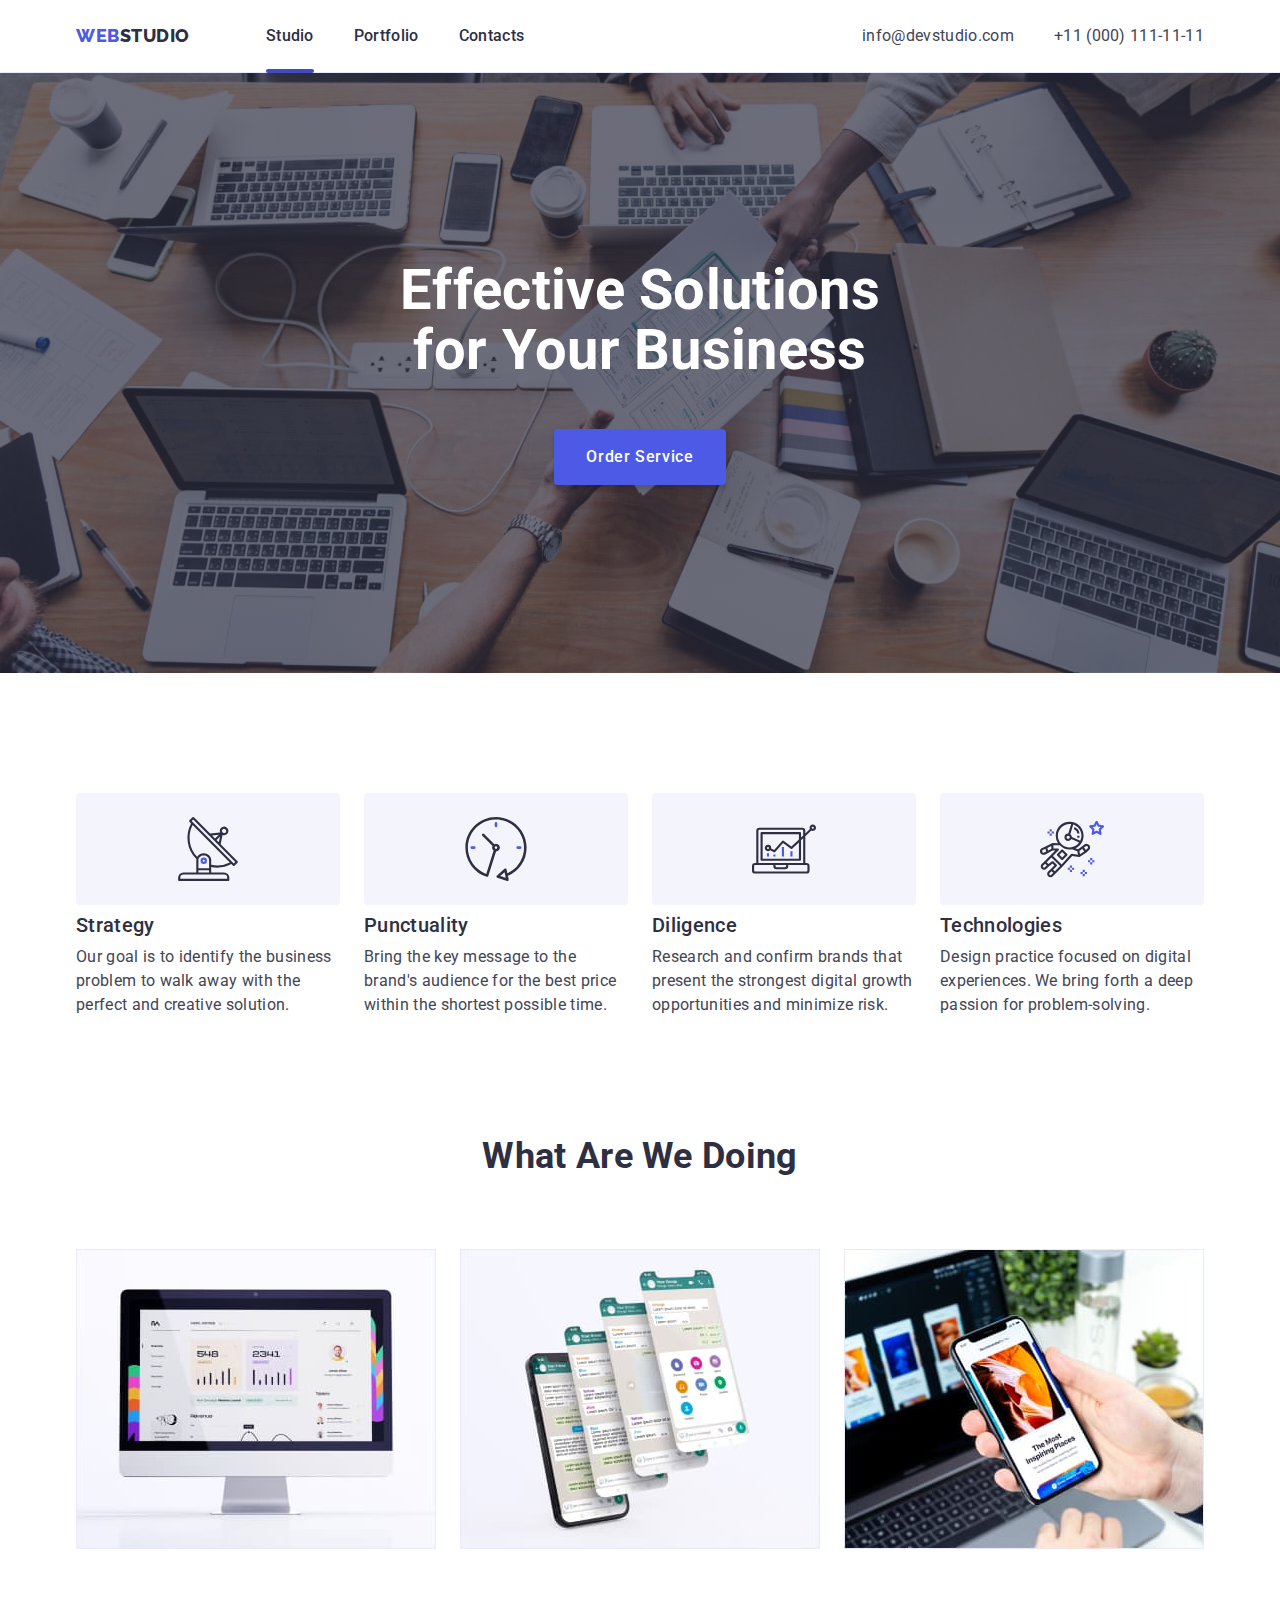
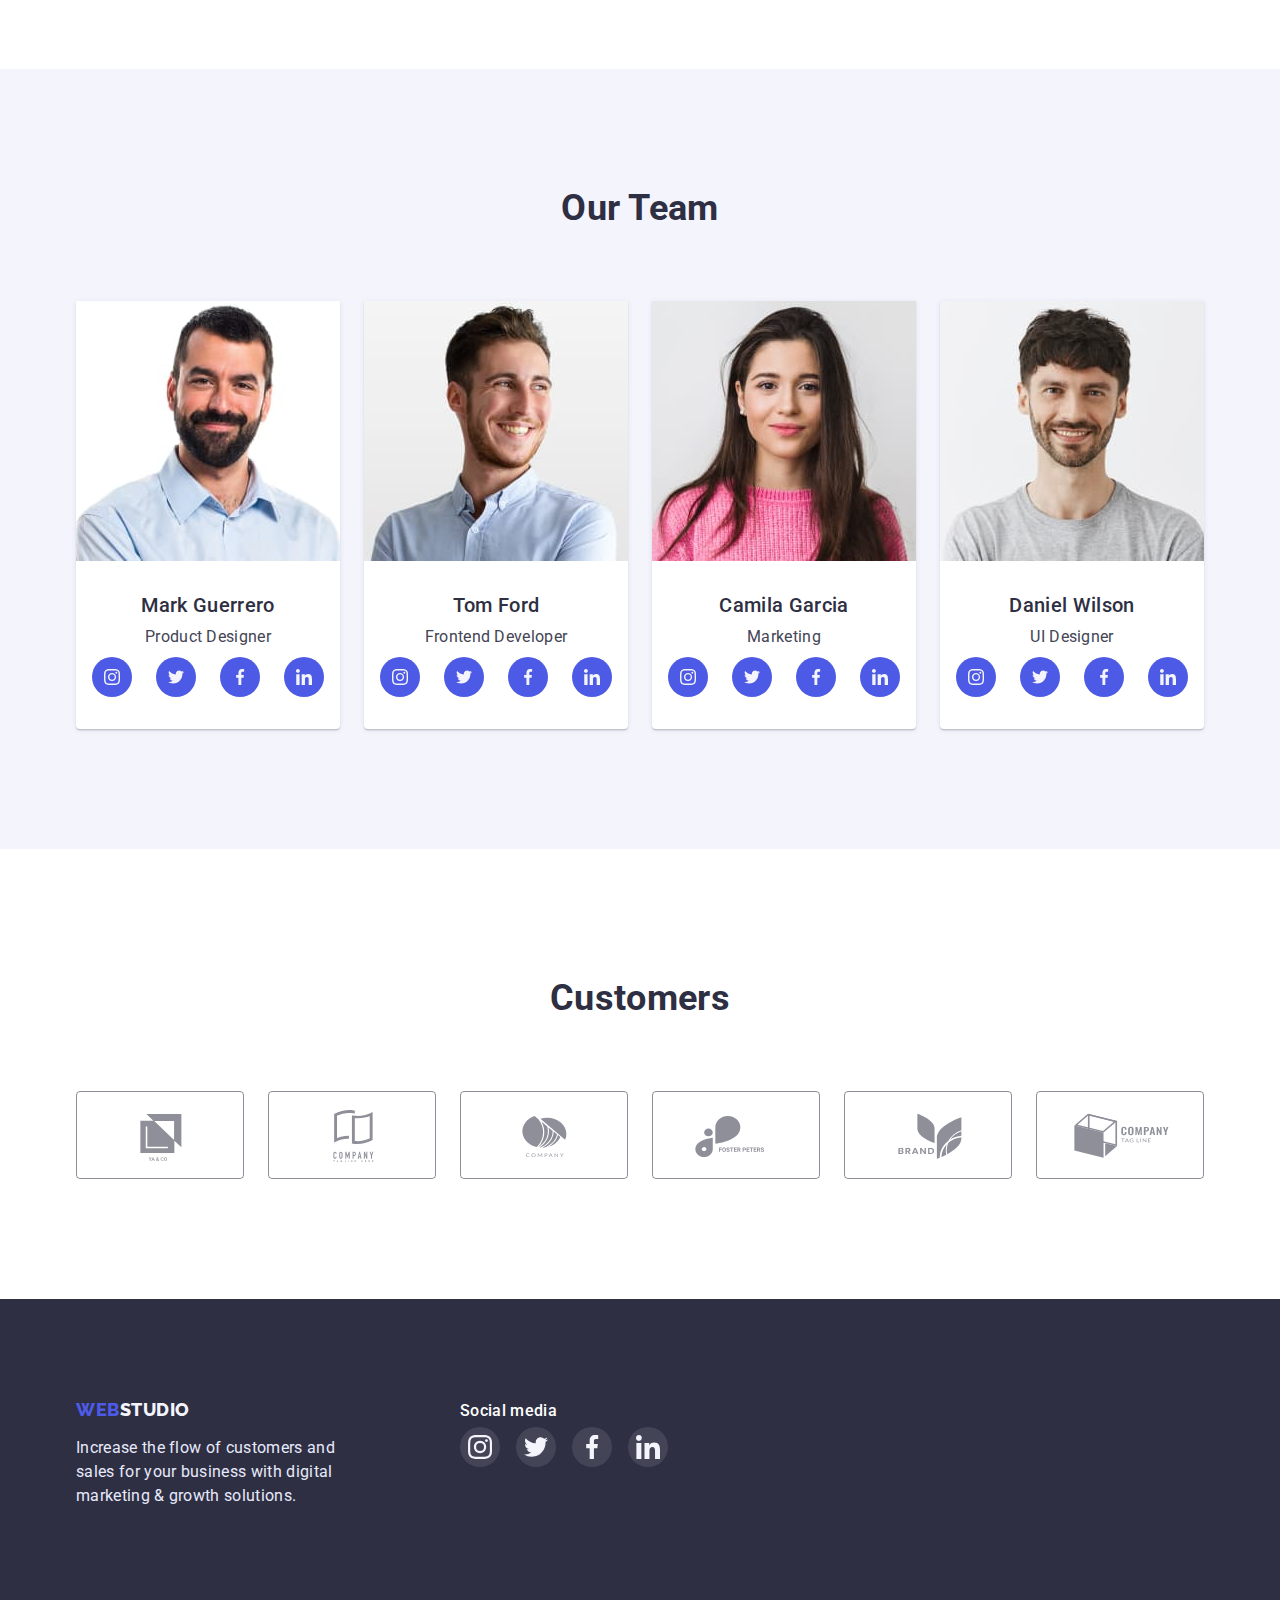
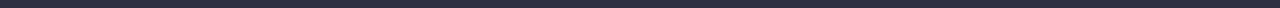
<file: index.html>
<!DOCTYPE html>
<html lang="en">
  <head>
    <meta charset="UTF-8" />
    <meta http-equiv="X-UA-Compatible" content="IE=edge" />
    <meta name="viewport" content="width=device-width, initial-scale=1.0" />
    <!-- Описание для поисковых систем -->
    <meta name="description" content="Effective Solutions for Your Business" />
    <!-- Текст на вкладке браузера -->
    <title>markup-hw-05</title>
    <!-- Семейство шрифтов ссылки -->
    <link rel="preconnect" href="https://fonts.googleapis.com" />
    <link rel="preconnect" href="https://fonts.gstatic.com" crossorigin />
    <link
      href="https://fonts.googleapis.com/css2?family=Raleway:wght@800&family=Roboto:wght@400;500;700&display=swap"
      rel="stylesheet"
    />
    <!-- modern-normalize Normalize browsers' default style -->
    <link
      rel="stylesheet"
      href="https://cdnjs.cloudflare.com/ajax/libs/modern-normalize/1.1.0/modern-normalize.min.css"
    />
    <!-- CSS стили файл -->
    <link rel="stylesheet" href="./css/styles.css" />
  </head>

  <body>
    <!-- Header section -->
    <header class="header section-header">
      <div class="container header-container">
        <nav class="header-nav">
          <a class="logo-site link" href="./index.html"
            >Web<span class="logo-color">Studio</span></a
          >
          <ul class="nav-list list">
            <li class="nav-item item">
              <a class="nav-link link current" href="./index.html">Studio</a>
            </li>
            <li class="nav-item">
              <a class="nav-link link" href="./portfolio.html"
                >Portfolio</a
              >
            </li>
            <li class="nav-item">
              <a class="nav-link link" href="">Contacts</a>
            </li>
          </ul>

          <ul class="contact contact-list list">
            <li class="contact-item">
              <a class="contact-link link" href="mailto:info@devstudio.com"
                >info@devstudio.com</a
              >
            </li>
            <li class="contact-item">
              <a class="contact-link link" href="tel:+110001111111"
                >+11 (000) 111-11-11</a
              >
            </li>
          </ul>
        </nav>
      </div>
    </header>

    <!-- Main section -->
    <main>
      <!-- Hero section -->
      <section class="hero section-hero">
        <div class="containe container-elements">
          <h1 class="hero-title">Effective Solutions for Your Business</h1>
          <button class="hero-btn btn" type="button" data-modal-open>
            Order Service
          </button>
        </div>
      </section>

      <!-- Advantage -->
      <section class="advantage section-advantage">
        <div class="container">
          <h2 class="advantage-caption visually-hidden">Bignity</h2>
          <ul class="advantage-list list">
            <li class="advantage-item">
              <div class="advantage-icon-box">
                <svg class="icon-advantage" width="64" height="64">
                  <use href="./images/icons.svg#icon-antenna-1"></use>
                </svg>
              </div>
              <h3 class="advantage-title title-third">Strategy</h3>
              <p class="advantage-description">
                Our goal is to identify the business problem to walk away with
                the perfect and creative solution.
              </p>
            </li>

            <li class="advantage-item">
              <div class="advantage-icon-box">
                <svg class="icon-advantage" width="64" height="64">
                  <use href="./images/icons.svg#icon-clock-1"></use>
                </svg>
              </div>
              <h3 class="advantage-title title-third">Punctuality</h3>
              <p class="advantage-description">
                Bring the key message to the brand's audience for the best price
                within the shortest possible time.
              </p>
            </li>

            <li class="advantage-item">
              <div class="advantage-icon-box">
                <svg class="icon-advantage" width="64" height="64">
                  <use href="./images/icons.svg#icon-diagram-1"></use>
                </svg>
              </div>
              <h3 class="advantage-title title-third">Diligence</h3>
              <p class="advantage-description">
                Research and confirm brands that present the strongest digital
                growth opportunities and minimize risk.
              </p>
            </li>

            <li class="advantage-item">
              <div class="advantage-icon-box">
                <svg class="icon-advantage" width="64" height="64">
                  <use href="./images/icons.svg#icon-astronaut-1"></use>
                </svg>
              </div>
              <h3 class="advantage-title title-third">Technologies</h3>
              <p class="advantage-description">
                Design practice focused on digital experiences. We bring forth a
                deep passion for problem-solving.
              </p>
            </li>
          </ul>
        </div>
      </section>

      <!-- Benefits section -->
      <section class="benefits section-benefits">
        <div class="container">
          <h2 class="benefits-title title-two">What are we doing</h2>
          <ul class="benefits-list list card-set">
            <li class="benefits-item item-set">
              <img
                src="./images/benefits/img-1.jpg"
                alt="computer"
                width="360"
                height="300"
              />
            </li>

            <li class="benefits-item item-set">
              <img
                src="./images/benefits/img-2.jpg"
                alt="service"
                width="360"
                height="300"
              />
            </li>

            <li class="benefits-item item-set">
              <img
                src="./images/benefits/img-3.jpg"
                alt="screenshot"
                width="360"
                height="300"
              />
            </li>
          </ul>
        </div>
      </section>

      <!-- Team section -->
      <section class="team section-team">
        <div class="container">
          <h2 class="team-title title-two">Our Team</h2>
          <ul class="team-list list card-set">
            <li class="team-item item-set">
              <img
                src="./images/team/img-1.jpg"
                alt="employee-photo-1"
                width="264"
                height="260"
              />
              <div class="team-item-content">
                <h3 class="team-title title-third text-center team-name">
                  Mark Guerrero
                </h3>
                <p class="team-position text-center">Product Designer</p>
                <ul class="social-media-list list">
                  <li class="social-media-item">
                    <a
                      class="social-media-link link icon-blue"
                      href="https://instagram.com"
                      rel="noopener noreferrer"
                      aria-label="Instagram"
                    >
                      <svg class="" width="16" height="16">
                        <use href="./images/icons.svg#icon-instagram-2"></use>
                      </svg>
                    </a>
                  </li>

                  <li class="social-media-item">
                    <a
                      class="social-media-link link icon-blue"
                      href="https://twiter.com"
                      rel="noopener noreferrer"
                      aria-label="Twiter"
                    >
                      <svg class="" width="16" height="16">
                        <use href="./images/icons.svg#icon-twitter-1"></use>
                      </svg>
                    </a>
                  </li>

                  <li class="social-media-item">
                    <a
                      class="social-media-link link icon-blue"
                      href="https://facebook.com"
                      rel="noopener noreferrer"
                      aria-label="Facebook"
                    >
                      <svg class="" width="16" height="16">
                        <use href="./images/icons.svg#icon-facebook-1"></use>
                      </svg>
                    </a>
                  </li>

                  <li class="social-media-item">
                    <a
                      class="social-media-link link icon-blue"
                      href="https://linkedin.com"
                      rel="noopener noreferrer"
                      aria-label="Linkedin"
                    >
                      <svg class="" width="16" height="16">
                        <use href="./images/icons.svg#icon-linkedin-1"></use>
                      </svg>
                    </a>
                  </li>
                </ul>
              </div>
            </li>

            <li class="team-item item-set">
              <img
                src="./images/team/img-2.jpg"
                alt="employee-photo-2"
                width="264"
                height="260"
              />
              <div class="team-item-content">
                <h3 class="team-title title-third text-center team-name">
                  Tom Ford
                </h3>
                <p class="team-position text-center">Frontend Developer</p>
                <ul class="social-media-list list">
                  <li class="social-media-item">
                    <a
                      class="social-media-link link icon-blue"
                      href="https://instagram.com"
                      rel="noopener noreferrer"
                      aria-label="Instagram"
                    >
                      <svg class="" width="16" height="16">
                        <use href="./images/icons.svg#icon-instagram-2"></use>
                      </svg>
                    </a>
                  </li>

                  <li class="social-media-item">
                    <a
                      class="social-media-link link icon-blue"
                      href="https://twiter.com"
                      rel="noopener noreferrer"
                      aria-label="Twiter"
                    >
                      <svg class="" width="16" height="16">
                        <use href="./images/icons.svg#icon-twitter-1"></use>
                      </svg>
                    </a>
                  </li>

                  <li class="social-media-item">
                    <a
                      class="social-media-link link icon-blue"
                      href="https://facebook.com"
                      rel="noopener noreferrer"
                      aria-label="Facebook"
                    >
                      <svg class="" width="16" height="16">
                        <use href="./images/icons.svg#icon-facebook-1"></use>
                      </svg>
                    </a>
                  </li>

                  <li class="social-media-item">
                    <a
                      class="social-media-link link icon-blue"
                      href="https://linkedin.com"
                      rel="noopener noreferrer"
                      aria-label="Linkedin"
                    >
                      <svg class="" width="16" height="16">
                        <use href="./images/icons.svg#icon-linkedin-1"></use>
                      </svg>
                    </a>
                  </li>
                </ul>
              </div>
            </li>

            <li class="team-item item-set">
              <img
                src="./images/team/img-3.jpg"
                alt="employee-photo-3"
                width="264"
                height="260"
              />
              <div class="team-item-content">
                <h3 class="team-title title-third text-center team-name">
                  Camila Garcia
                </h3>
                <p class="team-position text-center">Marketing</p>
                <ul class="social-media-list list">
                  <li class="social-media-item">
                    <a
                      class="social-media-link link icon-blue"
                      href="https://instagram.com"
                      rel="noopener noreferrer"
                      aria-label="Instagram"
                    >
                      <svg class="" width="16" height="16">
                        <use href="./images/icons.svg#icon-instagram-2"></use>
                      </svg>
                    </a>
                  </li>

                  <li class="social-media-item">
                    <a
                      class="social-media-link link icon-blue"
                      href="https://twiter.com"
                      rel="noopener noreferrer"
                      aria-label="Twiter"
                    >
                      <svg class="" width="16" height="16">
                        <use href="./images/icons.svg#icon-twitter-1"></use>
                      </svg>
                    </a>
                  </li>

                  <li class="social-media-item">
                    <a
                      class="social-media-link link icon-blue"
                      href="https://facebook.com"
                      rel="noopener noreferrer"
                      aria-label="Facebook"
                    >
                      <svg class="" width="16" height="16">
                        <use href="./images/icons.svg#icon-facebook-1"></use>
                      </svg>
                    </a>
                  </li>

                  <li class="social-media-item">
                    <a
                      class="social-media-link link icon-blue"
                      href="https://linkedin.com"
                      rel="noopener noreferrer"
                      aria-label="Linkedin"
                    >
                      <svg class="" width="16" height="16">
                        <use href="./images/icons.svg#icon-linkedin-1"></use>
                      </svg>
                    </a>
                  </li>
                </ul>
              </div>
            </li>

            <li class="team-item item-set">
              <img
                src="./images/team/img-4.jpg"
                alt="employee-photo-4"
                width="264"
                height="260"
              />
              <div class="team-item-content">
                <h3 class="team-title title-third text-center team-name">
                  Daniel Wilson
                </h3>
                <p class="team-position text-center">UI Designer</p>
                <ul class="social-media-list list">
                  <li class="social-media-item">
                    <a
                      class="social-media-link link icon-blue"
                      href="https://instagram.com"
                      rel="noopener noreferrer"
                      aria-label="Instagram"
                    >
                      <svg class="" width="16" height="16">
                        <use href="./images/icons.svg#icon-instagram-2"></use>
                      </svg>
                    </a>
                  </li>

                  <li class="social-media-item">
                    <a
                      class="social-media-link link icon-blue"
                      href="https://twiter.com"
                      rel="noopener noreferrer"
                      aria-label="Twiter"
                    >
                      <svg class="" width="16" height="16">
                        <use href="./images/icons.svg#icon-twitter-1"></use>
                      </svg>
                    </a>
                  </li>

                  <li class="social-media-item">
                    <a
                      class="social-media-link link icon-blue"
                      href="https://facebook.com"
                      rel="noopener noreferrer"
                      aria-label="Facebook"
                    >
                      <svg class="" width="16" height="16">
                        <use href="./images/icons.svg#icon-facebook-1"></use>
                      </svg>
                    </a>
                  </li>

                  <li class="social-media-item">
                    <a
                      class="social-media-link link icon-blue"
                      href="https://linkedin.com"
                      rel="noopener noreferrer"
                      aria-label="Linkedin"
                    >
                      <svg class="" width="16" height="16">
                        <use href="./images/icons.svg#icon-linkedin-1"></use>
                      </svg>
                    </a>
                  </li>
                </ul>
              </div>
            </li>
          </ul>
        </div>
      </section>

      <!-- Customers section -->
      <section class="customers-section">
        <div class="container">
          <h2 class="customers-title title-two">Customers</h2>

          <ul class="customers-list list">
            <li class="customers-item">
              <a
                class="customers-link link"
                href=""
                rel="noopener noreferrer"
                aria-label="Company 1"
              >
                <svg class="customers-icon" width="104" height="56">
                  <use href="./images/icons.svg#icon-Logo"></use>
                </svg>
              </a>
            </li>

            <li class="customers-item">
              <a
                class="customers-link link"
                href=""
                rel="noopener noreferrer"
                aria-label="Company 2"
              >
                <svg class="customers-icon" width="104" height="56">
                  <use href="./images/icons.svg#icon-Logo-1"></use>
                </svg>
              </a>
            </li>

            <li class="customers-item">
              <a
                class="customers-link link"
                href=""
                rel="noopener noreferrer"
                aria-label="Company 3"
              >
                <svg class="customers-icon" width="104" height="56">
                  <use href="./images/icons.svg#icon-Logo-2"></use>
                </svg>
              </a>
            </li>

            <li class="customers-item">
              <a
                class="customers-link link"
                href=""
                rel="noopener noreferrer"
                aria-label="Company 4"
              >
                <svg class="customers-icon" width="104" height="56">
                  <use href="./images/icons.svg#icon-Logo-3"></use>
                </svg>
              </a>
            </li>

            <li class="customers-item">
              <a
                class="customers-link link"
                href=""
                rel="noopener noreferrer"
                aria-label="Company 5"
              >
                <svg class="customers-icon" width="104" height="56">
                  <use href="./images/icons.svg#icon-Logo-4"></use>
                </svg>
              </a>
            </li>

            <li class="customers-item">
              <a
                class="customers-link link"
                href=""
                rel="noopener noreferrer"
                aria-label="6"
              >
                <svg class="customers-icon" width="104" height="56">
                  <use href="./images/icons.svg#icon-Logo-5"></use>
                </svg>
              </a>
            </li>
          </ul>
        </div>
      </section>
    </main>

    <!-- Footer section -->
    <footer class="footer section-footer">
      <div class="container">
        <div class="footer-box">
          <div class="footer-box-logo">
            <a href="./index.html" class="logo-site link logo-footer"
              >Web<span class="logo-color-second">Studio</span></a
            >
            <p class="footer-description">
              Increase the flow of customers and sales for your business with
              digital marketing & growth solutions.
            </p>
          </div>
          <div class="footer-social-media">
            <h2 class="footer-social-title">Social media</h2>
            <ul class="list social-media-list">
              <li class="social-media-item">
                <a
                  class="social-media-link link icon-grey"
                  href="https://instagram.com"
                  rel="noopener noreferrer"
                  aria-label="Instagram"
                >
                  <svg class="" width="24" height="24">
                    <use href="./images/icons.svg#icon-instagram-2"></use>
                  </svg>
                </a>
              </li>

              <li class="social-media-item">
                <a
                  class="social-media-link link icon-grey"
                  href="https://twiter.com"
                  rel="noopener noreferrer"
                  aria-label="Twiter"
                >
                  <svg class="" width="24" height="24">
                    <use href="./images/icons.svg#icon-twitter-1"></use>
                  </svg>
                </a>
              </li>

              <li class="social-media-item">
                <a
                  class="social-media-link link icon-grey"
                  href="https://facebook.com"
                  rel="noopener noreferrer"
                  aria-label="Facebook"
                >
                  <svg class="" width="24" height="24">
                    <use href="./images/icons.svg#icon-facebook-1"></use>
                  </svg>
                </a>
              </li>

              <li class="social-media-item">
                <a
                  class="social-media-link link icon-grey"
                  href="https://linkedin.com"
                  rel="noopener noreferrer"
                  aria-label="Linkedin"
                >
                  <svg class="" width="24" height="24">
                    <use href="./images/icons.svg#icon-linkedin-1"></use>
                  </svg>
                </a>
              </li>
            </ul>
          </div>
        </div>
      </div>
    </footer>

    <!-- Modal-window -->
    <div class="backdrop is-hidden" data-modal>
      <div class="modal">
        <button class="modal-btn btn" type="button" data-modal-close>
          <svg class="modal-icon" width="8" height="8">
            <use href="./images/icons.svg#icon-Vector"></use>
          </svg>
        </button>
      </div>
    </div>

    <script src="./js/modal.js"></script>
  </body>
</html>
</file>
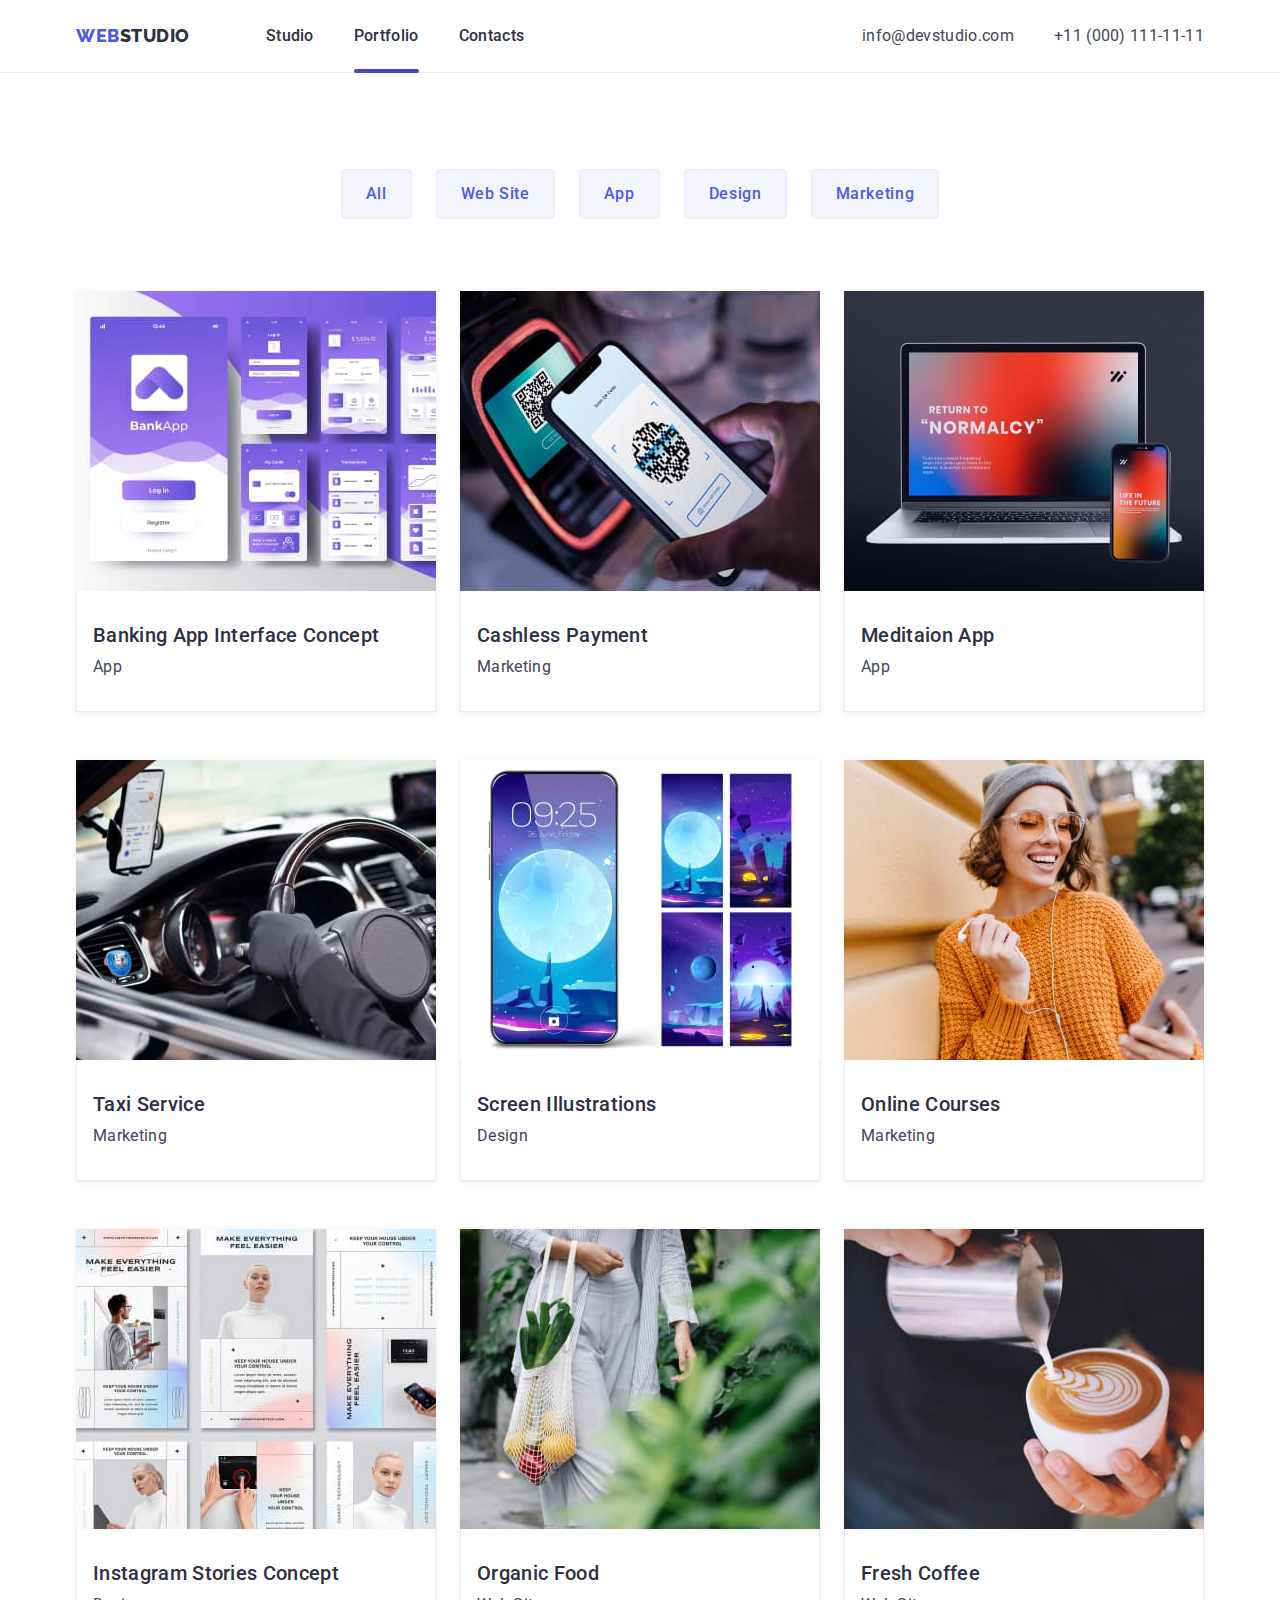
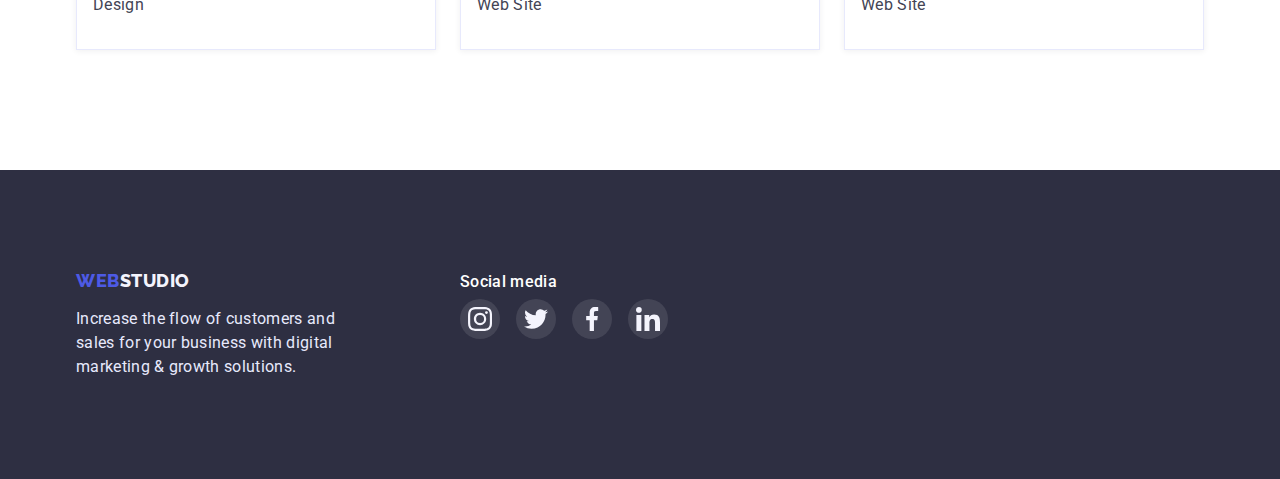
<file: portfolio.html>
<!DOCTYPE html>
<html lang="en">
  <head>
    <meta charset="UTF-8" />
    <meta http-equiv="X-UA-Compatible" content="IE=edge" />
    <meta name="viewport" content="width=device-width, initial-scale=1.0" />
    <!-- Описание для поисковых систем -->
    <meta name="description" content="Effective Solutions for Your Business" />
    <!-- Текст на вкладке браузера -->
    <title>markup-hw-portfolio</title>
    <!-- Семейство шрифтов ссылки -->
    <link rel="preconnect" href="https://fonts.googleapis.com" />
    <link rel="preconnect" href="https://fonts.gstatic.com" crossorigin />
    <link
      href="https://fonts.googleapis.com/css2?family=Raleway:wght@800&family=Roboto:wght@400;500;700&display=swap"
      rel="stylesheet"
    />
    <!-- modern-normalize Normalize browsers' default style -->
    <link
      rel="stylesheet"
      href="https://cdnjs.cloudflare.com/ajax/libs/modern-normalize/1.1.0/modern-normalize.min.css"
    />
    <!-- CSS стили файл -->
    <link rel="stylesheet" href="./css/styles.css" />
  </head>

  <body>
    <!-- Header section -->
    <header class="header section-header">
      <div class="container header-container">
        <nav class="header-nav">
          <a href="./index.html" class="logo-site link"
            >Web<span class="logo-color">Studio</span></a
          >
          <ul class="nav-list list">
            <li class="nav-item item">
              <a href="./index.html" class="nav-link link">Studio</a>
            </li>
            <li class="nav-item">
              <a href="./portfolio.html" class="nav-link link current"
                >Portfolio</a
              >
            </li>
            <li class="nav-item">
              <a href="" class="nav-link link">Contacts</a>
            </li>
          </ul>

          <ul class="contact contact-list list">
            <li class="contact-item">
              <a href="mailto:info@devstudio.com" class="contact-link link"
                >info@devstudio.com</a
              >
            </li>
            <li class="contact-item">
              <a href="tel:+110001111111" class="contact-link link"
                >+11 (000) 111-11-11</a
              >
            </li>
          </ul>
        </nav>
      </div>
    </header>

    <!-- Main section -->
    <main>
      <!-- Portfolio section -->
      <section class="section-portfolio">
        <div class="container">
          <h1 class="visually-hidden">Portfolio</h1>
          <ul class="filter-portfolio list">
            <li class="filter-item">
              <button type="button" class="filter-btn btn">All</button>
            </li>
            <li class="filter-item">
              <button type="button" class="filter-btn btn">Web Site</button>
            </li>
            <li class="filter-item">
              <button type="button" class="filter-btn btn">App</button>
            </li>
            <li class="filter-item">
              <button type="button" class="filter-btn btn">Design</button>
            </li>
            <li class="filter-item">
              <button type="button" class="filter-btn btn">Marketing</button>
            </li>
          </ul>

          <ul class="portfolio-list card-set list">
            <li class="portfolio-item card-item">
              <a class="portfolio-link link" href="">
                <div class="portfolio-img-box">
                  <img
                    src="./images/portfolio/img-1.jpg"
                    alt="app features image"
                    width="360"
                    height="300"
                  />
                  <div class="portfolio-card-overlay">
                    <p>
                      14 Stylish and User-Friendly App Design Concepts · Task
                      Manager App · Calorie Tracker App · Exotic Fruit Ecommerce
                      App · Cloud Storage App
                    </p>
                  </div>
                </div>
                <div class="portfolio-card-descr">
                  <h2 class="title-third">Banking App Interface Concept</h2>
                  <p class="description-txt">App</p>
                </div>
              </a>
            </li>

            <li class="portfolio-item card-item">
              <a class="portfolio-link link" href="">
                <div class="portfolio-img-box">
                  <img
                    src="./images/portfolio/img-2.jpg"
                    alt="qr code scanner image"
                    width="360"
                    height="300"
                  />
                  <div class="portfolio-card-overlay">
                    <p>
                      14 Stylish and User-Friendly App Design Concepts · Task
                      Manager App · Calorie Tracker App · Exotic Fruit Ecommerce
                      App · Cloud Storage App
                    </p>
                  </div>
                </div>

                <div class="portfolio-card-descr">
                  <h2 class="title-third">Cashless Payment</h2>
                  <p class="description-txt">Marketing</p>
                </div>
              </a>
            </li>

            <li class="portfolio-item card-item">
              <a class="portfolio-link link" href="">
                <div class="portfolio-img-box">
                  <img
                    src="./images/portfolio/img-3.jpg"
                    alt="synchronization of the computer with the phone image"
                    width="360"
                    height="300"
                  />
                  <div class="portfolio-card-overlay">
                    <p>
                      14 Stylish and User-Friendly App Design Concepts · Task
                      Manager App · Calorie Tracker App · Exotic Fruit Ecommerce
                      App · Cloud Storage App
                    </p>
                  </div>
                </div>

                <div class="portfolio-card-descr">
                  <h2 class="title-third">Meditaion App</h2>
                  <p class="description-txt">App</p>
                </div>
              </a>
            </li>

            <li class="portfolio-item card-item">
              <a class="portfolio-link link" href="">
                <div class="portfolio-img-box">
                  <img
                    src="./images/portfolio/img-4.jpg"
                    alt="man driving image"
                    width="360"
                    height="300"
                  />
                  <div class="portfolio-card-overlay">
                    <p>
                      14 Stylish and User-Friendly App Design Concepts · Task
                      Manager App · Calorie Tracker App · Exotic Fruit Ecommerce
                      App · Cloud Storage App
                    </p>
                  </div>
                </div>

                <div class="portfolio-card-descr">
                  <h2 class="title-third">Taxi Service</h2>
                  <p class="description-txt">Marketing</p>
                </div>
              </a>
            </li>

            <li class="portfolio-item card-item">
              <a class="portfolio-link link" href="">
                <div class="portfolio-img-box">
                  <img
                    src="./images/portfolio/img-5.jpg"
                    alt="Screen Illustrations image"
                    width="360"
                    height="300"
                  />
                  <div class="portfolio-card-overlay">
                    <p>
                      14 Stylish and User-Friendly App Design Concepts · Task
                      Manager App · Calorie Tracker App · Exotic Fruit Ecommerce
                      App · Cloud Storage App
                    </p>
                  </div>
                </div>

                <div class="portfolio-card-descr">
                  <h2 class="title-third">Screen Illustrations</h2>
                  <p class="description-txt">Design</p>
                </div>
              </a>
            </li>

            <li class="portfolio-item card-item">
              <a class="portfolio-link link" href="">
                <div class="portfolio-img-box">
                  <img
                    src="./images/portfolio/img-6.jpg"
                    alt="girl taking a course online image"
                    width="360"
                    height="300"
                  />
                  <div class="portfolio-card-overlay">
                    <p>
                      14 Stylish and User-Friendly App Design Concepts · Task
                      Manager App · Calorie Tracker App · Exotic Fruit Ecommerce
                      App · Cloud Storage App
                    </p>
                  </div>
                </div>
                <div class="portfolio-card-descr">
                  <h2 class="title-third">Online Courses</h2>
                  <p class="description-txt">Marketing</p>
                </div>
              </a>
            </li>

            <li class="portfolio-item card-item">
              <a class="portfolio-link link" href="">
                <div class="portfolio-img-box">
                  <img
                    src="./images/portfolio/img-7.jpg"
                    alt="Instagram Stories Concept image"
                    width="360"
                    height="300"
                  />
                  <div class="portfolio-card-overlay">
                    <p>
                      14 Stylish and User-Friendly App Design Concepts · Task
                      Manager App · Calorie Tracker App · Exotic Fruit Ecommerce
                      App · Cloud Storage App
                    </p>
                  </div>
                </div>
                <div class="portfolio-card-descr">
                  <h2 class="title-third">Instagram Stories Concept</h2>
                  <p class="description-txt">Design</p>
                </div>
              </a>
            </li>

            <li class="portfolio-item card-item">
              <a class="portfolio-link link" href="">
                <div class="portfolio-img-box">
                  <img
                    src="./images/portfolio/img-8.jpg"
                    alt="shopping girl image"
                    width="360"
                    height="300"
                  />
                  <div class="portfolio-card-overlay">
                    <p>
                      14 Stylish and User-Friendly App Design Concepts · Task
                      Manager App · Calorie Tracker App · Exotic Fruit Ecommerce
                      App · Cloud Storage App
                    </p>
                  </div>
                </div>
                <div class="portfolio-card-descr">
                  <h2 class="title-third">Organic Food</h2>
                  <p class="description-txt">Web Site</p>
                </div>
              </a>
            </li>

            <li class="portfolio-item card-item">
              <a class="portfolio-link link" href="">
                <div class="portfolio-img-box">
                  <img
                    src="./images/portfolio/img-9.jpg"
                    alt="coffee in a cup image"
                    width="360"
                    height="300"
                  />
                  <div class="portfolio-card-overlay">
                    <p>
                      14 Stylish and User-Friendly App Design Concepts · Task
                      Manager App · Calorie Tracker App · Exotic Fruit Ecommerce
                      App · Cloud Storage App
                    </p>
                  </div>
                </div>
                <div class="portfolio-card-descr">
                  <h2 class="title-third">Fresh Coffee</h2>
                  <p class="description-txt">Web Site</p>
                </div>
              </a>
            </li>
          </ul>
        </div>
      </section>
    </main>

    <!-- Footer section -->
    <footer class="footer section-footer">
      <div class="container">
        <div class="footer-box">
          <div class="footer-box-logo">
            <a href="./index.html" class="logo-site link logo-footer"
              >Web<span class="logo-color-second">Studio</span></a
            >
            <p class="footer-description">
              Increase the flow of customers and sales for your business with
              digital marketing & growth solutions.
            </p>
          </div>
          <div class="footer-social-media">
            <h2 class="footer-social-title">Social media</h2>
            <ul class="list social-media-list">
              <li class="social-media-item">
                <a
                  class="social-media-link link icon-grey"
                  href="https://instagram.com"
                  rel="noopener noreferrer"
                  aria-label="Instagram"
                >
                  <svg class="" width="24" height="24">
                    <use href="./images/icons.svg#icon-instagram-2"></use>
                  </svg>
                </a>
              </li>

              <li class="social-media-item">
                <a
                  class="social-media-link link icon-grey"
                  href="https://twiter.com"
                  rel="noopener noreferrer"
                  aria-label="Twiter"
                >
                  <svg class="" width="24" height="24">
                    <use href="./images/icons.svg#icon-twitter-1"></use>
                  </svg>
                </a>
              </li>

              <li class="social-media-item">
                <a
                  class="social-media-link link icon-grey"
                  href="https://facebook.com"
                  rel="noopener noreferrer"
                  aria-label="Facebook"
                >
                  <svg class="" width="24" height="24">
                    <use href="./images/icons.svg#icon-facebook-1"></use>
                  </svg>
                </a>
              </li>

              <li class="social-media-item">
                <a
                  class="social-media-link link icon-grey"
                  href="https://linkedin.com"
                  rel="noopener noreferrer"
                  aria-label="Linkedin"
                >
                  <svg class="" width="24" height="24">
                    <use href="./images/icons.svg#icon-linkedin-1"></use>
                  </svg>
                </a>
              </li>
            </ul>
          </div>
        </div>
      </div>
    </footer>
  </body>
</html>
</file>
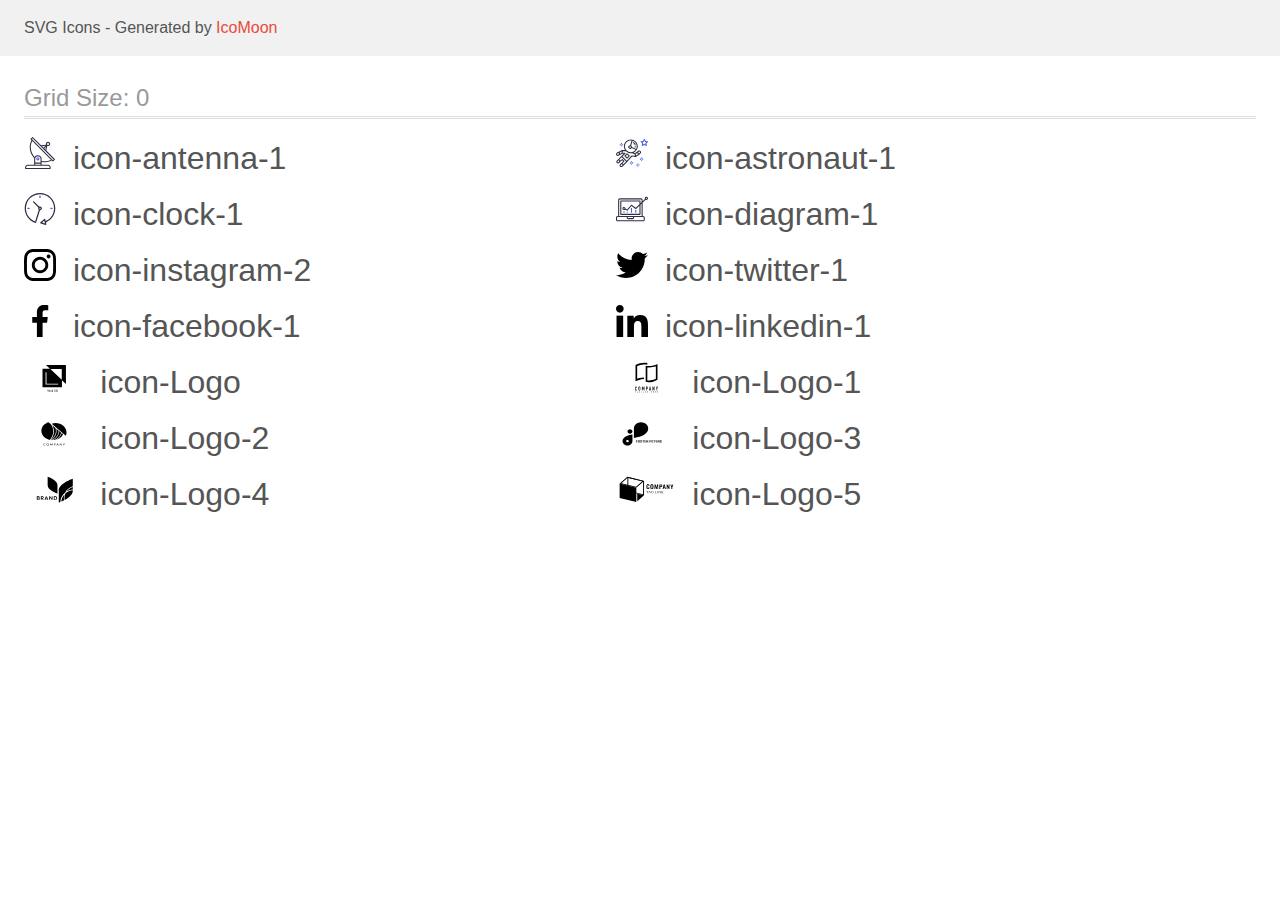
<file: images/icons/icomoon/demo.html>
<!doctype html>
<html>
<head>
    <title>IcoMoon - SVG Icons</title>
    <meta charset="utf-8">
    <meta name="viewport" content="width=device-width, initial-scale=1">
    <link rel="stylesheet" href="demo-files/demo.css">
    <link rel="stylesheet" href="style.css">
</head>
<body>
<svg aria-hidden="true" style="position: absolute; width: 0; height: 0; overflow: hidden;" version="1.1" xmlns="http://www.w3.org/2000/svg" xmlns:xlink="http://www.w3.org/1999/xlink">
<defs>
<symbol id="icon-antenna-1" viewBox="0 0 32 32">
<path fill="#2e2f42" style="fill: var(--color1, #2e2f42)" d="M30.773 22.098l-8.443-8.505 0.937-4.615c0.242 0.094 0.499 0.144 0.758 0.146h0.006c1.192 0.014 2.17-0.941 2.184-2.133s-0.941-2.17-2.133-2.184c-1.192-0.014-2.17 0.941-2.184 2.133-0.003 0.255 0.039 0.509 0.125 0.749l-4.96 0.605-8.091-8.133c-0.099-0.101-0.235-0.159-0.377-0.16-0.14 0.001-0.274 0.056-0.373 0.155l-1.513 1.504c-0.208 0.208-0.208 0.546 0 0.754l0.814 0.826c-3.153 5.798-2.129 12.978 2.519 17.663 0.043 0.041 0.092 0.074 0.146 0.098-0.034 0.18-0.051 0.364-0.052 0.547v6.187h-6.4c-1.472 0.002-2.665 1.195-2.667 2.667v1.067c0 0.295 0.239 0.533 0.533 0.533h24.533c0.295 0 0.533-0.239 0.533-0.533v-1.067c-0.002-1.472-1.195-2.665-2.667-2.667h-6.4v-2.742c1.003 0.21 2.024 0.317 3.049 0.32 2.458-0.003 4.877-0.615 7.040-1.783l0.818 0.823c0.099 0.101 0.235 0.159 0.377 0.16 0.14-0.001 0.274-0.056 0.373-0.155l1.513-1.504c0.208-0.208 0.208-0.546 0-0.754zM23.28 6.233c0.418-0.415 1.093-0.414 1.509 0.004s0.414 1.093-0.004 1.508c-0.2 0.199-0.47 0.31-0.752 0.31h-0.003c-0.589-0.003-1.064-0.483-1.061-1.072 0.002-0.282 0.115-0.552 0.314-0.751h-0.002zM22.024 9.738l-0.598 2.946-1.175-1.182 1.774-1.763zM21.419 8.836l-1.92 1.909-1.485-1.493 3.405-0.415zM24.004 28.8c0.884 0 1.6 0.716 1.6 1.6v0.533h-23.467v-0.533c0-0.884 0.716-1.6 1.6-1.6h20.267zM16.537 26.667v1.067h-5.333v-1.067h5.333zM11.204 25.6v-4.053c0-1.294 1.196-2.347 2.667-2.347s2.667 1.053 2.667 2.347v4.053h-5.333zM17.604 23.904v-2.357c0-1.882-1.675-3.413-3.733-3.413-1.331-0.020-2.576 0.657-3.281 1.786-4.058-4.274-4.971-10.645-2.279-15.887l18.602 18.708c-2.872 1.461-6.165 1.873-9.309 1.163zM28.893 23.22l-21.057-21.181 0.755-0.752 7.935 7.98c0.004 0 0.006 0.007 0.010 0.010l13.115 13.191-0.757 0.752z"></path>
<path fill="#4d5ae5" style="fill: var(--color2, #4d5ae5)" d="M13.876 20.267h-0.005c-0.884-0.001-1.601 0.714-1.602 1.598s0.714 1.601 1.598 1.602h0.005c0.884 0.001 1.601-0.714 1.602-1.598s-0.714-1.601-1.598-1.602zM14.249 22.245c-0.1 0.1-0.236 0.156-0.378 0.155-0.295-0.002-0.532-0.242-0.531-0.536 0.001-0.141 0.057-0.276 0.157-0.375s0.233-0.154 0.373-0.155c0.295 0.002 0.532 0.242 0.531 0.536-0.001 0.141-0.057 0.276-0.157 0.375h0.005z"></path>
</symbol>
<symbol id="icon-astronaut-1" viewBox="0 0 32 32">
<path fill="#4d5ae5" style="fill: var(--color2, #4d5ae5)" d="M31.974 4.524c-0.063-0.193-0.229-0.333-0.43-0.363l-1.91-0.278-0.855-1.731c-0.179-0.365-0.777-0.365-0.956 0l-0.855 1.731-1.91 0.278c-0.201 0.029-0.367 0.17-0.431 0.363-0.062 0.193-0.011 0.405 0.135 0.547l1.383 1.348-0.326 1.903c-0.034 0.2 0.048 0.402 0.212 0.522 0.166 0.121 0.382 0.135 0.562 0.040l1.709-0.899 1.709 0.899c0.078 0.041 0.164 0.061 0.249 0.061 0.11 0 0.221-0.034 0.314-0.102 0.164-0.119 0.246-0.322 0.212-0.522l-0.326-1.903 1.383-1.348c0.145-0.142 0.197-0.354 0.135-0.547zM29.511 5.851c-0.125 0.122-0.183 0.299-0.153 0.472l0.191 1.114-1-0.526c-0.078-0.041-0.163-0.061-0.249-0.061s-0.17 0.020-0.249 0.061l-1.001 0.526 0.191-1.114c0.030-0.173-0.028-0.349-0.153-0.472l-0.81-0.789 1.119-0.163c0.174-0.025 0.324-0.134 0.402-0.292l0.5-1.013 0.5 1.013c0.078 0.157 0.228 0.267 0.402 0.292l1.119 0.163-0.809 0.789z"></path>
<path fill="#4d5ae5" style="fill: var(--color2, #4d5ae5)" d="M26.134 20.522h-1.067v1.067h1.067v-1.067z"></path>
<path fill="#4d5ae5" style="fill: var(--color2, #4d5ae5)" d="M26.134 22.656h-1.067v1.067h1.067v-1.067z"></path>
<path fill="#4d5ae5" style="fill: var(--color2, #4d5ae5)" d="M27.2 21.589h-1.067v1.067h1.067v-1.067z"></path>
<path fill="#4d5ae5" style="fill: var(--color2, #4d5ae5)" d="M25.067 21.589h-1.067v1.067h1.067v-1.067z"></path>
<path fill="#4d5ae5" style="fill: var(--color2, #4d5ae5)" d="M22.4 26.389h-1.067v1.067h1.067v-1.067z"></path>
<path fill="#4d5ae5" style="fill: var(--color2, #4d5ae5)" d="M22.4 28.522h-1.067v1.067h1.067v-1.067z"></path>
<path fill="#4d5ae5" style="fill: var(--color2, #4d5ae5)" d="M23.467 27.456h-1.067v1.067h1.067v-1.067z"></path>
<path fill="#4d5ae5" style="fill: var(--color2, #4d5ae5)" d="M21.333 27.456h-1.067v1.067h1.067v-1.067z"></path>
<path fill="#4d5ae5" style="fill: var(--color2, #4d5ae5)" d="M16 24.256h-1.067v1.067h1.067v-1.067z"></path>
<path fill="#4d5ae5" style="fill: var(--color2, #4d5ae5)" d="M16 26.389h-1.067v1.067h1.067v-1.067z"></path>
<path fill="#4d5ae5" style="fill: var(--color2, #4d5ae5)" d="M17.067 25.322h-1.067v1.067h1.067v-1.067z"></path>
<path fill="#4d5ae5" style="fill: var(--color2, #4d5ae5)" d="M14.933 25.322h-1.067v1.067h1.067v-1.067z"></path>
<path fill="#4d5ae5" style="fill: var(--color2, #4d5ae5)" d="M5.867 6.122h-1.067v1.067h1.067v-1.067z"></path>
<path fill="#4d5ae5" style="fill: var(--color2, #4d5ae5)" d="M5.867 8.255h-1.067v1.067h1.067v-1.067z"></path>
<path fill="#4d5ae5" style="fill: var(--color2, #4d5ae5)" d="M6.933 7.189h-1.067v1.067h1.067v-1.067z"></path>
<path fill="#4d5ae5" style="fill: var(--color2, #4d5ae5)" d="M4.8 7.189h-1.067v1.067h1.067v-1.067z"></path>
<path fill="#2e2f42" style="fill: var(--color1, #2e2f42)" d="M24.715 14.159c-0.287-0.388-0.709-0.637-1.188-0.705-0.481-0.068-0.956 0.058-1.34 0.352l-1.252 0.96-1.898 1.417-1.358-0.541c2.421-1.086 4.114-3.508 4.114-6.32 0-3.823-3.123-6.933-6.961-6.933s-6.961 3.11-6.961 6.933c0 1.386 0.414 2.674 1.12 3.758l-2.764-0.024c-0.002 0-0.003 0-0.005 0-0.009 0-0.015 0.004-0.023 0.005-0.053 0.002-0.105 0.013-0.155 0.031-0.013 0.005-0.026 0.008-0.038 0.013-0.006 0.003-0.013 0.003-0.019 0.006l-3.233 1.596c-0.001 0-0.001 0-0.001 0.001l-1.893 0.911c-0.021 0.009-0.042 0.021-0.063 0.035-0.755 0.502-1.012 1.489-0.598 2.295 0.22 0.429 0.595 0.745 1.056 0.889 0.178 0.055 0.359 0.083 0.539 0.083 0.29 0 0.577-0.071 0.839-0.211l1.388-0.738 2.264-1.169 1.357-0.008-5.442 5.416c-0.001 0.001-0.001 0.001-0.002 0.001l-1.339 1.333c-0.316 0.315-0.49 0.732-0.49 1.178s0.174 0.863 0.49 1.179c0.325 0.323 0.752 0.485 1.179 0.485s0.854-0.162 1.18-0.485l1.314-1.309 1.741-1.3 0.901 0.897-1.762 1.754c-0 0.001-0.001 0.001-0.002 0.001l-1.339 1.333c-0.316 0.315-0.49 0.732-0.49 1.178s0.174 0.863 0.49 1.179c0.325 0.323 0.753 0.485 1.18 0.485s0.855-0.162 1.18-0.485l3.482-3.467c0.001-0.001 0.001-0.001 0.001-0.002l1.010-1-0.004-0.004c0.006-0.006 0.015-0.009 0.022-0.015l5.166-5.658 3.471 0.494c0.025 0.004 0.050 0.005 0.075 0.005 0.065 0 0.127-0.015 0.187-0.038 0.018-0.006 0.033-0.015 0.050-0.023 0.019-0.010 0.039-0.015 0.058-0.027l3.213-2.133c0.012-0.008 0.018-0.021 0.029-0.029 0.013-0.010 0.029-0.014 0.041-0.026l1.271-1.191c0.662-0.62 0.753-1.635 0.212-2.362zM2.13 17.77c-0.173 0.093-0.37 0.111-0.558 0.052-0.187-0.058-0.338-0.186-0.427-0.358-0.161-0.314-0.068-0.695 0.214-0.902l1.314-0.632 0.449 1.313-0.992 0.527zM5.628 15.942l-1.548 0.8-0.439-1.283 2.027-1.001-0.040 1.484zM20.727 9.322c0 0.918-0.219 1.785-0.599 2.559l-4.181-1.899c-0.044-0.573-0.341-1.075-0.788-1.388l1.464-4.86c2.378 0.756 4.105 2.974 4.105 5.588zM8.938 9.322c0-3.235 2.644-5.867 5.894-5.867 0.253 0 0.5 0.021 0.745 0.052l-1.432 4.754c-0.019-0.001-0.037-0.006-0.057-0.006-1.033 0-1.873 0.837-1.873 1.867s0.84 1.867 1.873 1.867c0.694 0 1.294-0.383 1.618-0.945l3.862 1.755c-1.075 1.446-2.795 2.39-4.737 2.39-3.25 0-5.894-2.632-5.894-5.867zM14.894 10.122c0 0.441-0.362 0.8-0.806 0.8s-0.806-0.359-0.806-0.8c0-0.441 0.362-0.8 0.806-0.8s0.806 0.359 0.806 0.8zM2.465 25.146c-0.236 0.234-0.619 0.234-0.854 0.001-0.114-0.114-0.176-0.263-0.176-0.423s0.062-0.309 0.176-0.421l0.962-0.958 0.851 0.848-0.959 0.955zM5.679 28.88c-0.236 0.234-0.619 0.235-0.855 0.001-0.114-0.114-0.176-0.263-0.176-0.423s0.062-0.309 0.176-0.421l0.963-0.959 0.852 0.848-0.96 0.955zM9.16 25.411c-0.001 0-0.001 0-0.002 0.001l-1.765 1.76-0.852-0.848 1.763-1.755c0 0 0 0 0-0s0.001-0.001 0.002-0.001c0.040-0.040 0.065-0.088 0.090-0.135 0.007-0.014 0.020-0.026 0.026-0.040 0.017-0.041 0.019-0.085 0.026-0.129 0.003-0.025 0.014-0.047 0.014-0.073 0-0.036-0.013-0.070-0.020-0.106-0.006-0.032-0.006-0.065-0.019-0.095-0.020-0.050-0.055-0.094-0.091-0.138-0.010-0.012-0.014-0.027-0.025-0.038 0 0 0 0-0.001 0s-0.001-0.002-0.001-0.002l-1.607-1.6c-0.017-0.017-0.039-0.024-0.058-0.038-0.028-0.022-0.055-0.042-0.087-0.058-0.030-0.015-0.061-0.024-0.093-0.033-0.034-0.010-0.067-0.017-0.103-0.020-0.033-0.002-0.063 0.001-0.095 0.005-0.036 0.004-0.069 0.009-0.104 0.020-0.034 0.011-0.063 0.027-0.094 0.045-0.020 0.011-0.042 0.015-0.061 0.029l-1.773 1.324-0.901-0.897 2.399-2.386 4.361 4.289-0.928 0.919zM15.979 18.394c-0.015-0.002-0.030 0.004-0.045 0.003-0.039-0.002-0.076 0.001-0.115 0.007-0.030 0.005-0.059 0.011-0.088 0.021-0.034 0.012-0.065 0.028-0.097 0.047-0.030 0.018-0.057 0.037-0.083 0.061-0.013 0.011-0.028 0.017-0.040 0.029l-4.698 5.146-4.328-4.257 2.833-2.818c0.209-0.208 0.21-0.546 0.002-0.755-0.105-0.105-0.243-0.157-0.381-0.156v-0.001l-2.219 0.013 0.028-1.607 3.104 0.027c1.265 1.294 3.029 2.101 4.981 2.101 0.437 0 0.864-0.045 1.279-0.123 0.040 0.032 0.079 0.065 0.13 0.085l2.41 0.96 0.152 0.758 0.178 0.885-3.003-0.427zM20.020 18.572l-0.313-1.558 1.446-1.080 0.947 1.257-2.080 1.381zM23.774 15.741l-0.838 0.785-0.931-1.236 0.831-0.637c0.155-0.119 0.351-0.168 0.543-0.143 0.193 0.027 0.364 0.128 0.48 0.284 0.217 0.292 0.18 0.699-0.085 0.947z"></path>
<path fill="#2e2f42" style="fill: var(--color1, #2e2f42)" d="M13.602 18.544l-2.143-2.133c-0.207-0.207-0.545-0.207-0.753 0l-2.142 2.133c-0.1 0.101-0.157 0.236-0.157 0.378s0.056 0.278 0.157 0.378l2.142 2.133c0.104 0.103 0.241 0.155 0.377 0.155s0.273-0.052 0.376-0.155l2.143-2.133c0.1-0.1 0.157-0.236 0.157-0.378s-0.057-0.278-0.157-0.378zM11.083 20.303l-1.387-1.381 1.387-1.381 1.387 1.381-1.387 1.381z"></path>
<path fill="#2e2f42" style="fill: var(--color1, #2e2f42)" d="M17.164 5.071l-0.258 1.036c0.071 0.018 1.738 0.452 1.738 2.149h1.067c-0-2.017-1.666-2.965-2.547-3.185z"></path>
<path fill="#2e2f42" style="fill: var(--color1, #2e2f42)" d="M19.711 9.322h-1.067v1.067h1.067v-1.067z"></path>
</symbol>
<symbol id="icon-clock-1" viewBox="0 0 32 32">
<path fill="#2e2f42" style="fill: var(--color1, #2e2f42)" d="M31.297 15.301c-0.002-8.452-6.855-15.303-15.308-15.301s-15.303 6.855-15.301 15.308c0.001 6.658 4.307 12.551 10.649 14.576 0.061 0.019 0.124 0.029 0.187 0.029 0.121-0 0.239-0.032 0.342-0.094 0.135-0.080 0.236-0.207 0.283-0.356l3.865-12.25c1.057-0.005 1.909-0.866 1.903-1.923s-0.866-1.909-1.923-1.903c-0.284 0.001-0.565 0.067-0.82 0.191l-5.106-5.107c-0.253-0.245-0.657-0.238-0.902 0.016-0.239 0.247-0.239 0.639 0 0.886l5.103 5.109c-0.392 0.799-0.168 1.764 0.536 2.309l-3.683 11.673c-7.278-2.681-11.004-10.754-8.323-18.032s10.754-11.004 18.032-8.323c7.278 2.681 11.004 10.754 8.323 18.032-1.31 3.556-4.001 6.431-7.462 7.973l-0.398-1.874c-0.073-0.345-0.411-0.565-0.756-0.492-0.109 0.023-0.209 0.074-0.293 0.148l-3.837 3.426c-0.263 0.234-0.287 0.637-0.052 0.9 0.076 0.085 0.174 0.149 0.283 0.184l4.899 1.564c0.335 0.108 0.694-0.077 0.802-0.412 0.034-0.106 0.040-0.219 0.017-0.328l-0.391-1.839c5.664-2.388 9.342-7.942 9.329-14.089zM15.992 14.664c0.352 0 0.638 0.286 0.638 0.638s-0.286 0.638-0.638 0.638c-0.352 0-0.638-0.285-0.638-0.638s0.285-0.638 0.638-0.638zM18.093 29.528l2.184-1.948 0.603 2.84-2.787-0.892z"></path>
<path fill="#4d5ae5" style="fill: var(--color2, #4d5ae5)" d="M15.354 3.185v1.275c0 0.352 0.285 0.638 0.638 0.638s0.638-0.285 0.638-0.638v-1.275c0-0.352-0.286-0.638-0.638-0.638s-0.638 0.286-0.638 0.638z"></path>
<path fill="#4d5ae5" style="fill: var(--color2, #4d5ae5)" d="M3.876 14.664c-0.352 0-0.638 0.286-0.638 0.638s0.285 0.638 0.638 0.638h1.275c0.352 0 0.638-0.285 0.638-0.638s-0.285-0.638-0.638-0.638h-1.275z"></path>
<path fill="#4d5ae5" style="fill: var(--color2, #4d5ae5)" d="M28.108 15.939c0.352 0 0.638-0.285 0.638-0.638s-0.285-0.638-0.638-0.638h-1.275c-0.352 0-0.638 0.286-0.638 0.638s0.286 0.638 0.638 0.638h1.275z"></path>
</symbol>
<symbol id="icon-diagram-1" viewBox="0 0 32 32">
<path fill="#4d5ae5" style="fill: var(--color2, #4d5ae5)" d="M14.926 14.965h1.066v4.798h-1.066v-4.797z"></path>
<path fill="#4d5ae5" style="fill: var(--color2, #4d5ae5)" d="M19.19 17.097h1.066v2.665h-1.066v-2.665z"></path>
<path fill="#4d5ae5" style="fill: var(--color2, #4d5ae5)" d="M10.661 18.696h1.066v1.066h-1.066v-1.066z"></path>
<path fill="#4d5ae5" style="fill: var(--color2, #4d5ae5)" d="M7.463 18.163h1.066v1.599h-1.066v-1.599z"></path>
<path fill="#2e2f42" style="fill: var(--color1, #2e2f42)" d="M1.599 28.291h25.587c0.883 0 1.599-0.716 1.599-1.599v-2.132c0-0.883-0.716-1.599-1.599-1.599h-0.533v-13.293l3.028-2.868c0.703 0.346 1.553 0.136 2.013-0.499s0.396-1.508-0.152-2.068-1.42-0.644-2.065-0.198c-0.644 0.446-0.873 1.292-0.542 2.002l-2.281 2.163v-1.23c0-0.883-0.716-1.599-1.599-1.599h-21.322c-0.883 0-1.599 0.716-1.599 1.599v15.992h-0.533c-0.883 0-1.599 0.716-1.599 1.599v2.132c0 0.883 0.716 1.599 1.599 1.599zM30.384 4.837c0.294 0 0.533 0.239 0.533 0.533s-0.239 0.533-0.533 0.533c-0.294 0-0.533-0.239-0.533-0.533s0.239-0.533 0.533-0.533zM3.198 6.969c0-0.294 0.239-0.533 0.533-0.533h21.322c0.294 0 0.533 0.239 0.533 0.533v2.239l-1.066 1.013v-2.186c0-0.294-0.239-0.533-0.533-0.533h-19.19c-0.294 0-0.533 0.239-0.533 0.533v13.326c0 0.294 0.239 0.533 0.533 0.533h19.19c0.294 0 0.533-0.239 0.533-0.533v-9.674l1.066-1.010v12.284h-22.388v-15.992zM7.996 13.899c-0.721-0.002-1.354 0.478-1.546 1.174s0.105 1.433 0.725 1.801c0.62 0.368 1.41 0.276 1.928-0.226l1.853 0.93c0.215 0.108 0.476 0.057 0.636-0.123l3.939-4.431 3.872 2.901c0.208 0.156 0.498 0.139 0.686-0.039l3.365-3.188v8.131h-18.124v-12.26h18.124v2.66l-3.771 3.572-3.904-2.927c-0.222-0.166-0.534-0.135-0.718 0.072l-3.993 4.493-1.493-0.746c0.011-0.064 0.018-0.129 0.020-0.193 0-0.883-0.716-1.599-1.599-1.599zM8.529 15.498c0 0.294-0.239 0.533-0.533 0.533s-0.533-0.239-0.533-0.533c0-0.294 0.239-0.533 0.533-0.533s0.533 0.239 0.533 0.533zM11.727 24.027h5.331v0.533c0 0.294-0.239 0.533-0.533 0.533h-4.264c-0.294 0-0.533-0.239-0.533-0.533v-0.533zM1.066 24.56c0-0.294 0.239-0.533 0.533-0.533h9.062v0.533c0 0.883 0.716 1.599 1.599 1.599h4.264c0.883 0 1.599-0.716 1.599-1.599v-0.533h9.062c0.294 0 0.533 0.239 0.533 0.533v2.132c0 0.294-0.239 0.533-0.533 0.533h-25.587c-0.294 0-0.533-0.239-0.533-0.533v-2.132z"></path>
</symbol>
<symbol id="icon-instagram-2" viewBox="0 0 32 32">
<path d="M31.969 9.408c-0.075-1.7-0.35-2.869-0.744-3.882-0.406-1.075-1.031-2.038-1.851-2.838-0.8-0.813-1.769-1.444-2.832-1.844-1.019-0.394-2.181-0.669-3.882-0.744-1.713-0.081-2.257-0.1-6.601-0.1s-4.888 0.019-6.595 0.094c-1.7 0.075-2.869 0.35-3.882 0.744-1.075 0.406-2.038 1.031-2.838 1.85-0.813 0.8-1.444 1.769-1.844 2.832-0.394 1.019-0.669 2.182-0.744 3.882-0.081 1.713-0.1 2.257-0.1 6.601s0.019 4.888 0.094 6.595c0.075 1.7 0.35 2.869 0.744 3.882 0.406 1.075 1.038 2.038 1.85 2.838 0.8 0.813 1.769 1.444 2.832 1.844 1.019 0.394 2.182 0.669 3.882 0.744 1.706 0.075 2.25 0.094 6.595 0.094s4.888-0.019 6.595-0.094c1.7-0.075 2.869-0.35 3.882-0.744 2.151-0.831 3.851-2.532 4.682-4.682 0.394-1.019 0.669-2.182 0.744-3.882 0.075-1.707 0.094-2.25 0.094-6.595s-0.006-4.888-0.081-6.595zM29.087 22.473c-0.069 1.563-0.331 2.407-0.55 2.969-0.538 1.394-1.644 2.5-3.038 3.038-0.563 0.219-1.413 0.481-2.969 0.55-1.688 0.075-2.194 0.094-6.464 0.094s-4.782-0.019-6.464-0.094c-1.563-0.069-2.407-0.331-2.969-0.55-0.694-0.256-1.325-0.663-1.838-1.194-0.531-0.519-0.938-1.144-1.194-1.838-0.219-0.563-0.481-1.413-0.55-2.969-0.075-1.688-0.094-2.194-0.094-6.464s0.019-4.782 0.094-6.464c0.069-1.563 0.331-2.407 0.55-2.969 0.256-0.694 0.663-1.325 1.2-1.838 0.519-0.531 1.144-0.938 1.838-1.194 0.563-0.219 1.413-0.481 2.969-0.55 1.688-0.075 2.194-0.094 6.464-0.094 4.276 0 4.782 0.019 6.464 0.094 1.563 0.069 2.407 0.331 2.969 0.55 0.694 0.256 1.325 0.662 1.838 1.194 0.531 0.519 0.938 1.144 1.194 1.838 0.219 0.563 0.481 1.413 0.55 2.969 0.075 1.688 0.094 2.194 0.094 6.464s-0.019 4.77-0.094 6.458z"></path>
<path d="M16.059 7.783c-4.538 0-8.22 3.682-8.22 8.22s3.682 8.22 8.22 8.22c4.539 0 8.22-3.682 8.22-8.22s-3.682-8.22-8.22-8.22zM16.059 21.335c-2.944 0-5.332-2.388-5.332-5.332s2.388-5.332 5.332-5.332c2.945 0 5.332 2.388 5.332 5.332s-2.388 5.332-5.332 5.332z"></path>
<path d="M26.524 7.458c0 1.060-0.859 1.919-1.919 1.919s-1.919-0.859-1.919-1.919c0-1.060 0.859-1.919 1.919-1.919s1.919 0.859 1.919 1.919z"></path>
</symbol>
<symbol id="icon-twitter-1" viewBox="0 0 32 32">
<path d="M32 6.078c-1.19 0.522-2.458 0.868-3.78 1.036 1.36-0.812 2.398-2.088 2.886-3.626-1.268 0.756-2.668 1.29-4.16 1.588-1.204-1.282-2.92-2.076-4.792-2.076-3.632 0-6.556 2.948-6.556 6.562 0 0.52 0.044 1.020 0.152 1.496-5.454-0.266-10.28-2.88-13.522-6.862-0.566 0.982-0.898 2.106-0.898 3.316 0 2.272 1.17 4.286 2.914 5.452-1.054-0.020-2.088-0.326-2.964-0.808 0 0.020 0 0.046 0 0.072 0 3.188 2.274 5.836 5.256 6.446-0.534 0.146-1.116 0.216-1.72 0.216-0.42 0-0.844-0.024-1.242-0.112 0.85 2.598 3.262 4.508 6.13 4.57-2.232 1.746-5.066 2.798-8.134 2.798-0.538 0-1.054-0.024-1.57-0.090 2.906 1.874 6.35 2.944 10.064 2.944 12.072 0 18.672-10 18.672-18.668 0-0.29-0.010-0.57-0.024-0.848 1.302-0.924 2.396-2.078 3.288-3.406z"></path>
</symbol>
<symbol id="icon-facebook-1" viewBox="0 0 32 32">
<path d="M21.329 5.313h2.921v-5.088c-0.504-0.069-2.237-0.225-4.256-0.225-4.212 0-7.097 2.649-7.097 7.519v4.481h-4.648v5.688h4.648v14.312h5.699v-14.311h4.46l0.708-5.688h-5.169v-3.919c0.001-1.644 0.444-2.769 2.735-2.769z"></path>
</symbol>
<symbol id="icon-linkedin-1" viewBox="0 0 32 32">
<path d="M31.992 32v-0.001h0.008v-11.736c0-5.741-1.236-10.164-7.948-10.164-3.227 0-5.392 1.771-6.276 3.449h-0.093v-2.913h-6.364v21.364h6.627v-10.579c0-2.785 0.528-5.479 3.977-5.479 3.399 0 3.449 3.179 3.449 5.657v10.401h6.62z"></path>
<path d="M0.528 10.636h6.635v21.364h-6.635v-21.364z"></path>
<path d="M3.843 0c-2.121 0-3.843 1.721-3.843 3.843s1.721 3.879 3.843 3.879c2.121 0 3.843-1.757 3.843-3.879-0.001-2.121-1.723-3.843-3.843-3.843v0z"></path>
</symbol>
<symbol id="icon-Logo" viewBox="0 0 59 32">
<path d="M21.714 4l4.004 3.815-7.433-0.004v18.51h19.429v-7.077l4 3.811v-19.054h-20zM37.538 18.796l-11.354-10.817h11.354v10.817zM34.013 23.613h-12.653v-12.449h0.894v11.606h11.759v0.843zM23.883 29.749l-0.472-0.97h-0.389l0.684 1.284v0.748h0.353v-0.748l0.684-1.284h-0.388l-0.472 0.97zM25.622 28.78h0.084l0.767 2.031h-0.368l-0.164-0.476h-0.786l-0.164 0.476h-0.367l0.765-2.031h0.234zM25.249 30.058h0.595l-0.298-0.862-0.297 0.862zM27.704 29.721c-0.015-0.020-0.030-0.038-0.044-0.057-0.052-0.069-0.093-0.135-0.121-0.2s-0.043-0.132-0.043-0.201c0-0.106 0.022-0.197 0.066-0.273s0.106-0.135 0.186-0.176c0.080-0.042 0.173-0.063 0.28-0.063 0.103 0 0.192 0.021 0.266 0.063 0.075 0.041 0.133 0.095 0.173 0.163s0.061 0.142 0.061 0.223c0 0.064-0.012 0.123-0.035 0.176s-0.055 0.101-0.096 0.145c-0.041 0.044-0.088 0.085-0.142 0.124l-0.141 0.103 0.402 0.475c0.013-0.026 0.025-0.053 0.036-0.082 0.034-0.089 0.052-0.188 0.052-0.297h0.29c0 0.099-0.010 0.192-0.029 0.28s-0.049 0.17-0.091 0.245c-0.017 0.031-0.036 0.061-0.058 0.090l0.298 0.351h-0.389l-0.118-0.139c-0.064 0.049-0.133 0.086-0.208 0.114-0.099 0.035-0.204 0.053-0.315 0.053-0.135 0-0.252-0.025-0.35-0.074s-0.175-0.117-0.229-0.204c-0.053-0.087-0.080-0.186-0.080-0.297 0-0.083 0.017-0.155 0.052-0.218s0.081-0.122 0.141-0.176c0.055-0.050 0.118-0.1 0.188-0.15zM27.871 29.925l-0.042 0.031c-0.049 0.040-0.086 0.079-0.11 0.116s-0.039 0.070-0.046 0.1c-0.008 0.031-0.011 0.058-0.011 0.081 0 0.059 0.013 0.113 0.038 0.162s0.064 0.087 0.113 0.116c0.050 0.028 0.111 0.042 0.183 0.042 0.077 0 0.152-0.017 0.225-0.052 0.036-0.018 0.071-0.039 0.103-0.064l-0.452-0.532zM27.951 29.554l0.125-0.084c0.059-0.039 0.1-0.077 0.126-0.114s0.038-0.086 0.038-0.142c0-0.048-0.019-0.093-0.056-0.134s-0.090-0.061-0.158-0.061c-0.047 0-0.087 0.011-0.12 0.034s-0.057 0.050-0.074 0.087c-0.016 0.035-0.024 0.075-0.024 0.119 0 0.042 0.011 0.085 0.032 0.13s0.051 0.090 0.088 0.138c0.008 0.010 0.015 0.020 0.023 0.029zM31.505 30.15h-0.349c-0.010 0.088-0.032 0.163-0.064 0.225s-0.079 0.106-0.141 0.138c-0.061 0.032-0.142 0.047-0.241 0.047-0.082 0-0.152-0.016-0.211-0.049s-0.107-0.079-0.145-0.138c-0.037-0.059-0.065-0.131-0.084-0.213s-0.026-0.177-0.026-0.279v-0.172c0-0.108 0.010-0.204 0.029-0.287s0.051-0.156 0.091-0.213c0.040-0.058 0.090-0.101 0.149-0.131s0.129-0.045 0.209-0.045c0.098 0 0.177 0.017 0.237 0.050s0.106 0.080 0.137 0.142c0.032 0.062 0.052 0.137 0.061 0.225h0.349c-0.014-0.136-0.052-0.256-0.114-0.361s-0.148-0.187-0.259-0.247c-0.112-0.060-0.248-0.089-0.41-0.089-0.127 0-0.242 0.022-0.345 0.067s-0.188 0.109-0.261 0.194c-0.073 0.084-0.128 0.185-0.167 0.303s-0.057 0.25-0.057 0.396v0.169c0 0.146 0.019 0.278 0.056 0.396s0.093 0.219 0.165 0.303c0.072 0.083 0.158 0.147 0.258 0.192s0.213 0.067 0.339 0.067c0.164 0 0.303-0.030 0.417-0.089s0.203-0.141 0.266-0.244c0.063-0.104 0.1-0.223 0.112-0.356zM33.443 29.851v-0.112c0-0.153-0.020-0.291-0.061-0.412s-0.097-0.226-0.172-0.311c-0.074-0.087-0.163-0.152-0.266-0.197s-0.218-0.068-0.343-0.068c-0.125 0-0.239 0.023-0.342 0.068s-0.191 0.11-0.266 0.197c-0.074 0.086-0.132 0.189-0.173 0.311s-0.061 0.258-0.061 0.412v0.112c0 0.154 0.020 0.291 0.061 0.413s0.1 0.226 0.176 0.311c0.075 0.086 0.164 0.151 0.266 0.197s0.217 0.067 0.342 0.067c0.126 0 0.24-0.022 0.343-0.067s0.192-0.111 0.265-0.197c0.074-0.086 0.132-0.189 0.172-0.311s0.060-0.259 0.060-0.413zM33.092 29.737v0.114c0 0.113-0.011 0.214-0.033 0.301s-0.053 0.161-0.095 0.222c-0.042 0.059-0.093 0.105-0.153 0.135s-0.13 0.045-0.208 0.045c-0.077 0-0.146-0.015-0.206-0.045s-0.113-0.076-0.156-0.135c-0.043-0.060-0.075-0.134-0.098-0.222s-0.033-0.188-0.033-0.301v-0.114c0-0.113 0.011-0.213 0.033-0.3s0.054-0.16 0.096-0.219c0.043-0.059 0.094-0.104 0.155-0.134s0.129-0.046 0.206-0.046 0.147 0.015 0.208 0.046c0.061 0.030 0.113 0.074 0.155 0.134s0.075 0.132 0.096 0.219c0.022 0.087 0.033 0.186 0.033 0.3z"></path>
</symbol>
<symbol id="icon-Logo-1" viewBox="0 0 59 32">
<path d="M28.636 3.391h-0.078c-0.12-0.007-0.24-0.010-0.36-0.013v0h-0.26c-0.227 0-0.458 0.006-0.688 0.017-0.017-0.001-0.035-0.001-0.052 0-2.082 0.118-4.123 0.638-6.009 1.533l-0.247 0.119v12.652l0.578-0.196c0.507-0.174 1.048-0.331 1.607-0.477 1.512-0.388 3.065-0.595 4.626-0.615v1.662c-0.207 0.002-0.408 0.007-0.609 0.017h-0.048c-1.201 0.066-2.393 0.249-3.559 0.546-1.477 0.37-2.901 0.925-4.24 1.652v-16.227c1.39-0.811 2.888-1.42 4.448-1.809 1.37-0.354 2.778-0.535 4.192-0.541h0.244c0.292 0.007 0.577 0.020 0.844 0.041 0.705 0.049 1.404 0.161 2.089 0.333v1.636c-0.666-0.155-1.342-0.257-2.024-0.305-0.014-0.001-0.028-0.002-0.041-0.004-0.141-0.012-0.282-0.024-0.414-0.024zM31.516 5.064c0.363 0.028 0.739 0.041 1.119 0.041 1.487-0.005 2.967-0.195 4.407-0.565 1.476-0.371 2.9-0.927 4.238-1.654v15.938c-1.391 0.81-2.889 1.419-4.449 1.809-1.37 0.352-2.778 0.533-4.192 0.539-1.072 0.009-2.14-0.117-3.18-0.375v-16.041c0.246 0.057 0.499 0.109 0.756 0.153 0.422 0.071 0.867 0.123 1.301 0.155zM39.627 5.187l-0.578 0.195c-0.532 0.179-1.068 0.339-1.608 0.481-1.57 0.403-3.183 0.61-4.804 0.616-0.377 0-0.724-0.010-1.060-0.032l-0.461-0.030v13.015l0.396 0.035c0.367 0.032 0.746 0.048 1.128 0.048 1.276-0.005 2.547-0.17 3.783-0.49 1.018-0.255 2.008-0.611 2.956-1.062l0.247-0.119v-12.656z"></path>
<path d="M20.421 25.836c-0.083-0.086-0.183-0.154-0.294-0.199s-0.23-0.066-0.349-0.061c-0.127-0.002-0.253 0.022-0.372 0.070-0.108 0.043-0.207 0.108-0.289 0.19-0.082 0.083-0.145 0.182-0.186 0.291-0.045 0.114-0.068 0.236-0.067 0.359v2.168c-0.005 0.153 0.024 0.305 0.085 0.445 0.051 0.111 0.125 0.21 0.217 0.291 0.087 0.073 0.188 0.126 0.298 0.154 0.105 0.030 0.214 0.045 0.324 0.045 0.121 0.001 0.24-0.025 0.35-0.076 0.108-0.047 0.207-0.116 0.289-0.201 0.080-0.084 0.145-0.183 0.189-0.291 0.046-0.109 0.070-0.227 0.069-0.346v-0.243h-0.567v0.193c0.002 0.066-0.010 0.132-0.033 0.193-0.018 0.046-0.047 0.088-0.082 0.122-0.035 0.028-0.075 0.050-0.119 0.062-0.038 0.013-0.078 0.020-0.119 0.020-0.051 0.006-0.102-0.002-0.149-0.022s-0.087-0.053-0.117-0.094c-0.053-0.087-0.080-0.188-0.075-0.291v-2.021c-0.004-0.112 0.020-0.223 0.069-0.324 0.029-0.046 0.071-0.082 0.12-0.105s0.104-0.032 0.157-0.025c0.049-0.002 0.097 0.008 0.141 0.030s0.082 0.053 0.112 0.092c0.063 0.083 0.097 0.186 0.094 0.291v0.187h0.561v-0.221c0.001-0.13-0.022-0.258-0.069-0.379-0.042-0.114-0.106-0.217-0.189-0.305z"></path>
<path d="M23.788 25.811c-0.181-0.153-0.409-0.237-0.645-0.238-0.115 0-0.23 0.021-0.338 0.061-0.11 0.039-0.212 0.1-0.299 0.177-0.094 0.084-0.169 0.188-0.22 0.304-0.057 0.132-0.085 0.276-0.082 0.42v2.079c-0.004 0.146 0.024 0.292 0.082 0.426 0.051 0.112 0.126 0.211 0.22 0.291 0.087 0.080 0.188 0.143 0.299 0.183 0.108 0.040 0.223 0.061 0.338 0.061s0.23-0.021 0.338-0.061c0.113-0.041 0.217-0.103 0.306-0.183 0.090-0.081 0.163-0.18 0.214-0.291 0.058-0.134 0.086-0.279 0.082-0.426v-2.079c0.003-0.144-0.025-0.288-0.082-0.42-0.050-0.115-0.123-0.218-0.214-0.304zM23.523 28.614c0.005 0.055-0.003 0.111-0.022 0.163s-0.050 0.099-0.090 0.138c-0.075 0.063-0.169 0.097-0.267 0.097s-0.192-0.034-0.267-0.097c-0.040-0.038-0.071-0.085-0.090-0.138s-0.027-0.108-0.022-0.163v-2.079c-0.005-0.055 0.003-0.111 0.022-0.163s0.050-0.099 0.090-0.138c0.075-0.063 0.169-0.097 0.267-0.097s0.192 0.034 0.267 0.097c0.040 0.038 0.071 0.085 0.090 0.138s0.027 0.108 0.022 0.163v2.079z"></path>
<path d="M28.21 29.543v-3.936h-0.545l-0.716 2.084h-0.010l-0.721-2.084h-0.539v3.936h0.562v-2.395h0.010l0.551 1.693h0.28l0.555-1.693h0.010v2.395h0.562z"></path>
<path d="M31.405 25.882c-0.087-0.097-0.196-0.171-0.318-0.215-0.132-0.043-0.269-0.063-0.408-0.061h-0.835v3.936h0.561v-1.537h0.289c0.175 0.008 0.349-0.029 0.506-0.108 0.128-0.071 0.234-0.175 0.308-0.301 0.065-0.105 0.109-0.221 0.129-0.343 0.022-0.148 0.032-0.298 0.030-0.448 0.006-0.189-0.013-0.378-0.055-0.562-0.037-0.136-0.108-0.261-0.207-0.362zM31.116 27.082c-0.002 0.071-0.020 0.141-0.052 0.205-0.032 0.061-0.083 0.109-0.145 0.138-0.083 0.037-0.174 0.054-0.265 0.049h-0.256v-1.338h0.289c0.087-0.004 0.174 0.013 0.253 0.049 0.058 0.033 0.104 0.084 0.132 0.145 0.031 0.069 0.047 0.144 0.049 0.219 0 0.083 0 0.17 0 0.262s0.006 0.186 0 0.27h-0.006z"></path>
<path d="M34.062 25.606h-0.46l-0.867 3.936h0.561l0.165-0.846h0.765l0.165 0.846h0.561l-0.889-3.936zM33.544 28.161l0.276-1.427h0.010l0.275 1.427h-0.561z"></path>
<path d="M37.686 27.978h-0.010l-0.847-2.371h-0.539v3.936h0.561v-2.367h0.012l0.857 2.367h0.528v-3.936h-0.561v2.371z"></path>
<path d="M41.113 25.606l-0.451 1.565h-0.012l-0.451-1.565h-0.594l0.77 2.273v1.664h0.561v-1.664l0.77-2.273h-0.594z"></path>
<path d="M18.857 30.654h0.27v0.759h0.184v-0.759h0.269v-0.155h-0.723v0.155z"></path>
<path d="M21.13 30.498l-0.354 0.914h0.195l0.075-0.208h0.364l0.078 0.208h0.2l-0.363-0.914h-0.195zM21.101 31.051l0.124-0.339 0.124 0.339h-0.249z"></path>
<path d="M23.376 31.076h0.211v0.118c-0.062 0.049-0.138 0.076-0.217 0.077-0.037 0.002-0.074-0.005-0.107-0.020s-0.063-0.038-0.086-0.067c-0.048-0.070-0.072-0.154-0.068-0.238 0-0.203 0.088-0.305 0.263-0.305 0.046-0.005 0.092 0.008 0.13 0.034s0.065 0.066 0.077 0.111l0.181-0.035c-0.039-0.179-0.168-0.269-0.387-0.269-0.117-0.003-0.232 0.039-0.319 0.118-0.046 0.045-0.082 0.1-0.104 0.161s-0.032 0.126-0.027 0.19c-0.005 0.125 0.036 0.248 0.117 0.343 0.045 0.046 0.099 0.082 0.159 0.105s0.124 0.033 0.188 0.029c0.143 0.004 0.282-0.048 0.387-0.145v-0.36h-0.396v0.154z"></path>
<path d="M25.67 30.498h-0.185v0.914h0.64v-0.155h-0.455v-0.759z"></path>
<path d="M27.61 30.498h-0.185v0.914h0.185v-0.914z"></path>
<path d="M29.507 31.109l-0.374-0.61h-0.179v0.914h0.172v-0.597l0.367 0.597h0.184v-0.914h-0.169v0.61z"></path>
<path d="M31.221 31.010h0.455v-0.155h-0.455v-0.201h0.49v-0.155h-0.675v0.914h0.694v-0.155h-0.509v-0.247z"></path>
<path d="M35.378 30.859h-0.36v-0.36h-0.184v0.914h0.184v-0.4h0.36v0.4h0.184v-0.914h-0.184v0.36z"></path>
<path d="M37.103 31.010h0.457v-0.155h-0.457v-0.201h0.492v-0.155h-0.675v0.914h0.692v-0.155h-0.509v-0.247z"></path>
<path d="M39.442 31.010c0.159-0.025 0.24-0.109 0.24-0.254 0.005-0.039-0.001-0.078-0.017-0.114s-0.041-0.067-0.073-0.089c-0.083-0.042-0.175-0.060-0.267-0.054h-0.387v0.914h0.184v-0.382h0.036c0.039-0.002 0.078 0.005 0.114 0.020 0.027 0.017 0.049 0.040 0.065 0.067l0.2 0.291h0.22l-0.111-0.179c-0.049-0.088-0.119-0.163-0.202-0.219zM39.257 30.884h-0.136v-0.23h0.145c0.063-0.005 0.126 0.002 0.187 0.022 0.013 0.012 0.024 0.026 0.031 0.043s0.010 0.034 0.009 0.052c-0.001 0.018-0.006 0.035-0.014 0.051s-0.020 0.029-0.035 0.040c-0.060 0.018-0.124 0.026-0.187 0.022z"></path>
<path d="M41.206 31.010h0.455v-0.155h-0.455v-0.201h0.492v-0.155h-0.676v0.914h0.694v-0.155h-0.509v-0.247z"></path>
</symbol>
<symbol id="icon-Logo-2" viewBox="0 0 59 32">
<path d="M21.034 28.128c0.009 0 0.018 0.002 0.027 0.005s0.016 0.008 0.022 0.014l0.126 0.119c-0.098 0.096-0.219 0.173-0.355 0.225-0.159 0.057-0.331 0.085-0.503 0.081-0.162 0.003-0.323-0.023-0.473-0.076-0.135-0.048-0.257-0.121-0.357-0.213-0.102-0.095-0.18-0.207-0.23-0.329-0.055-0.136-0.082-0.278-0.080-0.422-0.002-0.144 0.027-0.288 0.087-0.423 0.055-0.122 0.138-0.234 0.244-0.329 0.108-0.093 0.237-0.166 0.379-0.214 0.155-0.051 0.321-0.077 0.487-0.076 0.155-0.003 0.309 0.020 0.453 0.069 0.125 0.046 0.24 0.111 0.339 0.19l-0.106 0.127c-0.007 0.009-0.016 0.017-0.027 0.023-0.012 0.007-0.028 0.011-0.043 0.009-0.016-0.001-0.032-0.006-0.046-0.014l-0.057-0.034-0.079-0.043c-0.034-0.016-0.069-0.030-0.106-0.042-0.047-0.014-0.095-0.026-0.144-0.034-0.062-0.010-0.125-0.014-0.188-0.014-0.12-0.001-0.239 0.018-0.35 0.057-0.104 0.036-0.197 0.090-0.274 0.159-0.079 0.073-0.139 0.16-0.178 0.253-0.044 0.107-0.066 0.22-0.065 0.334-0.002 0.116 0.020 0.23 0.065 0.34 0.038 0.093 0.098 0.179 0.175 0.252 0.072 0.068 0.162 0.122 0.262 0.156 0.103 0.036 0.213 0.055 0.325 0.054 0.064 0.001 0.129-0.003 0.192-0.011 0.104-0.011 0.204-0.042 0.292-0.090 0.044-0.025 0.086-0.053 0.125-0.084 0.016-0.013 0.038-0.021 0.060-0.022z"></path>
<path d="M24.678 27.532c0.002 0.143-0.027 0.285-0.085 0.419-0.051 0.122-0.132 0.233-0.238 0.326s-0.232 0.166-0.373 0.214c-0.309 0.101-0.65 0.101-0.959 0-0.14-0.049-0.266-0.122-0.371-0.214-0.105-0.095-0.187-0.206-0.24-0.329-0.114-0.271-0.114-0.568 0-0.84 0.054-0.122 0.135-0.235 0.24-0.33 0.106-0.090 0.232-0.16 0.371-0.206 0.308-0.102 0.651-0.102 0.959 0 0.14 0.049 0.267 0.122 0.372 0.214 0.104 0.094 0.185 0.204 0.238 0.325 0.058 0.135 0.087 0.278 0.085 0.422zM24.347 27.532c0.002-0.114-0.018-0.228-0.060-0.337-0.035-0.093-0.093-0.179-0.169-0.252-0.074-0.069-0.165-0.124-0.267-0.159-0.224-0.074-0.473-0.074-0.697 0-0.102 0.035-0.193 0.090-0.267 0.159-0.077 0.073-0.135 0.159-0.17 0.252-0.080 0.219-0.080 0.454 0 0.674 0.036 0.093 0.094 0.179 0.17 0.252 0.074 0.069 0.165 0.123 0.267 0.158 0.225 0.072 0.472 0.072 0.697 0 0.102-0.035 0.192-0.089 0.267-0.158 0.076-0.073 0.133-0.159 0.169-0.252 0.042-0.109 0.063-0.223 0.060-0.337z"></path>
<path d="M27.164 27.885l0.033 0.076c0.013-0.027 0.024-0.051 0.036-0.076s0.026-0.050 0.041-0.074l0.806-1.252c0.016-0.022 0.030-0.035 0.046-0.039 0.021-0.006 0.044-0.008 0.066-0.007h0.238v2.036h-0.282v-1.497c0-0.019 0-0.040 0-0.063-0.002-0.023-0.002-0.047 0-0.070l-0.811 1.269c-0.010 0.019-0.027 0.035-0.047 0.046s-0.045 0.017-0.069 0.017h-0.046c-0.025 0-0.049-0.006-0.069-0.017s-0.037-0.027-0.047-0.047l-0.834-1.277c0 0.024 0 0.049 0 0.073s0 0.046 0 0.065v1.497h-0.273v-2.032h0.238c0.022-0.001 0.045 0.001 0.066 0.007 0.020 0.008 0.035 0.022 0.044 0.039l0.823 1.253c0.016 0.023 0.030 0.047 0.041 0.073z"></path>
<path d="M30.197 27.784v0.763h-0.316v-2.034h0.704c0.133-0.002 0.265 0.013 0.393 0.044 0.102 0.025 0.197 0.068 0.278 0.127 0.070 0.055 0.124 0.123 0.158 0.199 0.037 0.083 0.055 0.171 0.054 0.26 0.001 0.089-0.018 0.178-0.058 0.26-0.038 0.078-0.096 0.148-0.17 0.203-0.081 0.061-0.176 0.107-0.279 0.135-0.123 0.034-0.251 0.049-0.38 0.047l-0.382-0.005zM30.197 27.566h0.382c0.083 0.001 0.165-0.010 0.244-0.031 0.065-0.019 0.125-0.049 0.177-0.088 0.047-0.037 0.084-0.083 0.107-0.135 0.026-0.054 0.039-0.113 0.038-0.171 0.004-0.057-0.007-0.113-0.032-0.166s-0.062-0.1-0.11-0.139c-0.12-0.080-0.272-0.119-0.424-0.109h-0.382v0.838z"></path>
<path d="M34.437 28.549h-0.249c-0.025 0.001-0.050-0.006-0.069-0.019-0.018-0.013-0.032-0.029-0.041-0.047l-0.215-0.492h-1.077l-0.222 0.492c-0.008 0.018-0.022 0.034-0.039 0.046-0.020 0.014-0.045 0.021-0.071 0.020h-0.249l0.946-2.036h0.328l0.959 2.036zM32.875 27.793h0.89l-0.375-0.829c-0.029-0.062-0.052-0.126-0.071-0.191l-0.036 0.106c-0.011 0.032-0.024 0.062-0.035 0.086l-0.372 0.828z"></path>
<path d="M35.8 26.522c0.019 0.009 0.035 0.021 0.047 0.036l1.38 1.535c0-0.024 0-0.049 0-0.071s0-0.046 0-0.067v-1.442h0.282v2.036h-0.158c-0.022 0.001-0.045-0.004-0.065-0.012-0.020-0.010-0.037-0.023-0.050-0.038l-1.379-1.534c0.002 0.023 0.002 0.047 0 0.070 0 0.023 0 0.043 0 0.062v1.452h-0.282v-2.036h0.167c0.020-0 0.039 0.003 0.057 0.009z"></path>
<path d="M39.834 27.739v0.809h-0.316v-0.809l-0.872-1.226h0.282c0.024-0.001 0.048 0.005 0.068 0.018 0.017 0.013 0.032 0.029 0.043 0.046l0.546 0.791c0.022 0.034 0.041 0.065 0.057 0.094s0.028 0.058 0.039 0.086l0.041-0.088c0.015-0.032 0.033-0.063 0.054-0.093l0.538-0.797c0.011-0.016 0.025-0.030 0.041-0.043 0.019-0.014 0.043-0.021 0.068-0.020h0.285l-0.874 1.232z"></path>
<path d="M27.008 23.095c0.137 0.015 0.276 0.027 0.416 0.038 2.128-0.813 3.929-2.145 5.176-3.828s1.887-3.643 1.838-5.634l-2.346-2.004c0.477 2.12 0.254 4.313-0.644 6.331s-2.436 3.783-4.441 5.098z"></path>
<path d="M26.17 23.002l0.063 0.011c2.143-1.31 3.776-3.138 4.69-5.25s1.064-4.408 0.433-6.594l-3.341-2.854c1.351 2.346 1.895 4.972 1.568 7.572s-1.511 5.067-3.414 7.115z"></path>
<path d="M37.5 16.024c-0.568 2.188-1.946 4.162-3.931 5.628-0.58 0.43-1.205 0.814-1.868 1.145 1.616-0.406 3.102-1.123 4.342-2.097s2.202-2.178 2.812-3.52l-1.355-1.156z"></path>
<path d="M36.968 15.702l-1.929-1.648c-0.037 1.879-0.662 3.716-1.811 5.318s-2.779 2.914-4.721 3.796h0.009c0.433-0 0.865-0.022 1.295-0.066 1.815-0.633 3.418-1.64 4.667-2.931s2.104-2.826 2.489-4.469z"></path>
<path d="M26.449 7.112l-2.301-1.969c-2.057 0.679-3.827 1.873-5.077 3.426s-1.922 3.392-1.928 5.276v0c0.008 2.082 0.828 4.103 2.331 5.742s3.603 2.803 5.967 3.308c2.111-2.197 3.346-4.912 3.528-7.75s-0.701-5.652-2.52-8.032z"></path>
<path d="M42.286 15.399c-0.008-2.47-1.161-4.838-3.205-6.585s-4.815-2.731-7.707-2.739c-1.336-0.001-2.661 0.21-3.907 0.621l14.090 12.039c0.482-1.064 0.73-2.196 0.729-3.337z"></path>
</symbol>
<symbol id="icon-Logo-3" viewBox="0 0 59 32">
<path d="M13.759 12.296h-0.002c-1.363 0-2.468 0.996-2.468 2.225v0.002c0 1.229 1.105 2.225 2.468 2.225h0.002c1.363 0 2.468-0.996 2.468-2.225v-0.002c0-1.229-1.105-2.225-2.468-2.225z"></path>
<path d="M31.978 11.585c-0.004-1.707-0.758-3.343-2.096-4.551s-3.153-1.887-5.047-1.891v0c-1.894 0.003-3.709 0.683-5.049 1.89s-2.094 2.844-2.098 4.552v9.414c0 0 14.288-1.435 14.289-9.412v-0.001z"></path>
<path d="M6.286 24.088c0.003 1.188 0.528 2.326 1.46 3.166s2.194 1.314 3.511 1.317c1.317-0.003 2.579-0.477 3.511-1.317s1.456-1.978 1.46-3.165v-6.55c0 0-9.942 0.999-9.942 6.549zM11.257 25.262c-0.258 0-0.509-0.069-0.723-0.198s-0.381-0.312-0.479-0.527-0.124-0.45-0.074-0.678c0.050-0.228 0.174-0.437 0.356-0.601s0.414-0.276 0.666-0.321c0.252-0.045 0.514-0.022 0.752 0.067s0.441 0.239 0.584 0.432c0.143 0.193 0.219 0.42 0.219 0.652 0.001 0.154-0.033 0.308-0.098 0.451s-0.161 0.273-0.282 0.382c-0.121 0.109-0.265 0.196-0.423 0.256s-0.328 0.090-0.499 0.090v-0.004z"></path>
<path d="M20.348 23.151v2.438h-0.502v-2.438h0.502zM21.319 24.193v0.392h-1.108v-0.392h1.108zM21.436 23.151v0.393h-1.225v-0.393h1.225zM23.73 24.313v0.116c0 0.185-0.025 0.352-0.075 0.499s-0.121 0.273-0.213 0.377c-0.091 0.103-0.201 0.181-0.328 0.236-0.126 0.055-0.266 0.082-0.42 0.082-0.153 0-0.293-0.027-0.42-0.082-0.126-0.055-0.235-0.133-0.328-0.236-0.093-0.104-0.165-0.229-0.216-0.377-0.050-0.147-0.075-0.314-0.075-0.499v-0.116c0-0.186 0.025-0.353 0.075-0.499 0.050-0.147 0.121-0.273 0.213-0.377 0.093-0.104 0.202-0.183 0.328-0.238 0.127-0.055 0.267-0.082 0.42-0.082 0.154 0 0.294 0.027 0.42 0.082 0.127 0.055 0.237 0.134 0.328 0.238 0.093 0.104 0.164 0.229 0.214 0.377 0.051 0.146 0.077 0.312 0.077 0.499zM23.222 24.429v-0.119c0-0.13-0.012-0.243-0.035-0.342s-0.058-0.181-0.104-0.248-0.102-0.117-0.167-0.151c-0.066-0.035-0.141-0.052-0.226-0.052s-0.16 0.017-0.226 0.052c-0.065 0.034-0.12 0.084-0.166 0.151-0.045 0.067-0.079 0.15-0.102 0.248s-0.035 0.212-0.035 0.342v0.119c0 0.128 0.012 0.242 0.035 0.341 0.023 0.098 0.058 0.181 0.104 0.249 0.046 0.067 0.102 0.118 0.167 0.152s0.141 0.052 0.226 0.052c0.085 0 0.16-0.017 0.226-0.052s0.121-0.085 0.166-0.152c0.045-0.068 0.079-0.151 0.102-0.249 0.023-0.099 0.035-0.213 0.035-0.341zM25.36 24.951c0-0.044-0.007-0.083-0.020-0.117-0.012-0.036-0.036-0.068-0.070-0.097-0.035-0.030-0.083-0.060-0.146-0.089s-0.143-0.059-0.243-0.090c-0.11-0.036-0.215-0.076-0.315-0.121-0.098-0.045-0.185-0.096-0.261-0.156-0.075-0.060-0.134-0.13-0.177-0.209-0.042-0.079-0.064-0.171-0.064-0.276 0-0.102 0.022-0.194 0.067-0.276 0.045-0.084 0.107-0.155 0.188-0.214 0.080-0.060 0.175-0.107 0.285-0.139 0.11-0.032 0.232-0.049 0.363-0.049 0.18 0 0.337 0.032 0.47 0.097s0.238 0.154 0.311 0.266c0.075 0.113 0.112 0.242 0.112 0.387h-0.499c0-0.071-0.015-0.134-0.045-0.188-0.029-0.055-0.074-0.098-0.134-0.129-0.059-0.031-0.134-0.047-0.224-0.047-0.087 0-0.16 0.013-0.218 0.040-0.058 0.026-0.102 0.061-0.131 0.105-0.029 0.044-0.044 0.093-0.044 0.147 0 0.041 0.010 0.079 0.030 0.112 0.021 0.034 0.052 0.065 0.094 0.094s0.092 0.056 0.152 0.082c0.060 0.026 0.13 0.051 0.209 0.075 0.133 0.040 0.249 0.085 0.35 0.136 0.102 0.050 0.186 0.107 0.254 0.169s0.119 0.133 0.154 0.213c0.035 0.079 0.052 0.169 0.052 0.27 0 0.106-0.021 0.201-0.062 0.285s-0.101 0.155-0.179 0.213c-0.078 0.058-0.171 0.102-0.28 0.132s-0.229 0.045-0.363 0.045c-0.12 0-0.239-0.016-0.357-0.047-0.117-0.032-0.224-0.081-0.32-0.146-0.095-0.065-0.171-0.147-0.228-0.248s-0.085-0.219-0.085-0.357h0.504c0 0.076 0.012 0.14 0.035 0.192s0.056 0.095 0.099 0.127c0.044 0.032 0.095 0.056 0.154 0.070 0.060 0.015 0.126 0.022 0.198 0.022 0.087 0 0.158-0.012 0.214-0.037 0.057-0.025 0.099-0.059 0.126-0.102 0.028-0.044 0.042-0.093 0.042-0.147zM27.294 23.151v2.438h-0.501v-2.438h0.501zM28.044 23.151v0.393h-1.989v-0.393h1.989zM29.966 25.197v0.392h-1.297v-0.392h1.297zM28.832 23.151v2.438h-0.502v-2.438h0.502zM29.797 24.144v0.382h-1.128v-0.382h1.128zM29.964 23.151v0.393h-1.296v-0.393h1.296zM30.259 23.151h0.909c0.186 0 0.346 0.028 0.48 0.084 0.135 0.056 0.239 0.138 0.311 0.248s0.109 0.244 0.109 0.403c0 0.131-0.022 0.243-0.067 0.337-0.044 0.093-0.105 0.17-0.186 0.233-0.079 0.061-0.172 0.11-0.28 0.147l-0.159 0.084h-0.79l-0.003-0.392h0.588c0.088 0 0.161-0.016 0.219-0.047s0.102-0.075 0.131-0.131c0.030-0.056 0.045-0.12 0.045-0.194 0-0.078-0.015-0.146-0.044-0.203s-0.073-0.1-0.132-0.131-0.133-0.045-0.223-0.045h-0.407v2.044h-0.502v-2.438zM31.621 25.589l-0.556-1.086 0.531-0.003 0.562 1.066v0.023h-0.537zM34.258 24.72h-0.621v-0.392h0.621c0.096 0 0.174-0.016 0.234-0.047 0.060-0.032 0.104-0.077 0.132-0.134s0.042-0.121 0.042-0.192c0-0.073-0.014-0.14-0.042-0.203s-0.072-0.113-0.132-0.151-0.138-0.057-0.234-0.057h-0.447v2.044h-0.502v-2.438h0.949c0.191 0 0.354 0.035 0.49 0.104 0.137 0.068 0.242 0.162 0.315 0.283s0.109 0.258 0.109 0.413c0 0.157-0.036 0.294-0.109 0.408s-0.177 0.204-0.315 0.266c-0.136 0.062-0.3 0.094-0.49 0.094zM37.154 25.197v0.392h-1.297v-0.392h1.297zM36.021 23.151v2.438h-0.502v-2.438h0.502zM36.985 24.144v0.382h-1.128v-0.382h1.128zM37.153 23.151v0.393h-1.296v-0.393h1.296zM38.571 23.151v2.438h-0.501v-2.438h0.501zM39.321 23.151v0.393h-1.989v-0.393h1.989zM41.242 25.197v0.392h-1.297v-0.392h1.297zM40.109 23.151v2.438h-0.502v-2.438h0.502zM41.073 24.144v0.382h-1.128v-0.382h1.128zM41.241 23.151v0.393h-1.296v-0.393h1.296zM41.535 23.151h0.909c0.186 0 0.347 0.028 0.48 0.084 0.135 0.056 0.239 0.138 0.311 0.248s0.109 0.244 0.109 0.403c0 0.131-0.022 0.243-0.067 0.337-0.044 0.093-0.105 0.17-0.186 0.233-0.079 0.061-0.172 0.11-0.28 0.147l-0.159 0.084h-0.79l-0.003-0.392h0.588c0.088 0 0.161-0.016 0.219-0.047s0.102-0.075 0.131-0.131c0.030-0.056 0.045-0.12 0.045-0.194 0-0.078-0.014-0.146-0.044-0.203s-0.073-0.1-0.132-0.131c-0.059-0.030-0.133-0.045-0.223-0.045h-0.407v2.044h-0.502v-2.438zM42.898 25.589l-0.556-1.086 0.531-0.003 0.563 1.066v0.023h-0.537zM45.001 24.951c0-0.044-0.007-0.083-0.020-0.117-0.012-0.036-0.036-0.068-0.070-0.097-0.035-0.030-0.083-0.060-0.146-0.089s-0.143-0.059-0.243-0.090c-0.111-0.036-0.215-0.076-0.315-0.121-0.098-0.045-0.185-0.096-0.261-0.156-0.075-0.060-0.134-0.13-0.178-0.209-0.042-0.079-0.064-0.171-0.064-0.276 0-0.102 0.022-0.194 0.067-0.276 0.045-0.084 0.107-0.155 0.188-0.214 0.080-0.060 0.175-0.107 0.285-0.139 0.111-0.032 0.232-0.049 0.363-0.049 0.18 0 0.337 0.032 0.47 0.097s0.238 0.154 0.311 0.266c0.075 0.113 0.112 0.242 0.112 0.387h-0.499c0-0.071-0.015-0.134-0.045-0.188-0.029-0.055-0.074-0.098-0.134-0.129-0.059-0.031-0.134-0.047-0.224-0.047-0.087 0-0.16 0.013-0.218 0.040-0.058 0.026-0.102 0.061-0.131 0.105-0.029 0.044-0.044 0.093-0.044 0.147 0 0.041 0.010 0.079 0.030 0.112 0.021 0.034 0.052 0.065 0.094 0.094s0.092 0.056 0.152 0.082c0.060 0.026 0.13 0.051 0.209 0.075 0.133 0.040 0.249 0.085 0.35 0.136 0.102 0.050 0.186 0.107 0.254 0.169s0.119 0.133 0.154 0.213c0.035 0.079 0.052 0.169 0.052 0.27 0 0.106-0.021 0.201-0.062 0.285s-0.101 0.155-0.179 0.213c-0.078 0.058-0.171 0.102-0.28 0.132s-0.229 0.045-0.363 0.045c-0.12 0-0.239-0.016-0.357-0.047-0.117-0.032-0.224-0.081-0.32-0.146-0.095-0.065-0.171-0.147-0.228-0.248s-0.085-0.219-0.085-0.357h0.504c0 0.076 0.012 0.14 0.035 0.192s0.056 0.095 0.099 0.127c0.044 0.032 0.095 0.056 0.154 0.070 0.060 0.015 0.126 0.022 0.198 0.022 0.087 0 0.158-0.012 0.214-0.037 0.057-0.025 0.099-0.059 0.126-0.102 0.028-0.044 0.042-0.093 0.042-0.147z"></path>
</symbol>
<symbol id="icon-Logo-4" viewBox="0 0 59 32">
<path d="M15.31 25.356c0.14 0.156 0.215 0.352 0.211 0.553 0.007 0.131-0.019 0.262-0.075 0.383s-0.143 0.229-0.252 0.316c-0.273 0.185-0.61 0.276-0.951 0.255h-1.671v-3.504h1.637c0.323-0.019 0.644 0.063 0.907 0.233 0.106 0.080 0.189 0.18 0.245 0.294s0.080 0.238 0.073 0.361c0.010 0.193-0.058 0.383-0.19 0.536-0.127 0.139-0.303 0.236-0.498 0.274 0.222 0.036 0.422 0.143 0.565 0.3zM13.349 24.827h0.7c0.159 0.011 0.317-0.031 0.445-0.116 0.053-0.043 0.093-0.096 0.12-0.155s0.037-0.123 0.031-0.187c0.005-0.063-0.006-0.127-0.031-0.186s-0.066-0.113-0.117-0.156c-0.132-0.088-0.295-0.13-0.458-0.118h-0.688v0.919zM14.562 26.171c0.056-0.044 0.1-0.099 0.129-0.161s0.041-0.129 0.036-0.195c0.004-0.068-0.009-0.135-0.038-0.198s-0.074-0.118-0.131-0.162c-0.137-0.091-0.305-0.136-0.475-0.127h-0.734v0.964h0.744c0.167 0.009 0.333-0.034 0.47-0.122z"></path>
<path d="M18.656 26.862l-0.911-1.369h-0.342v1.369h-0.783v-3.504h1.483c0.374-0.023 0.744 0.083 1.033 0.298 0.207 0.19 0.332 0.441 0.353 0.707s-0.066 0.529-0.242 0.743c-0.183 0.189-0.433 0.314-0.707 0.356l0.97 1.4h-0.852zM17.403 25.015h0.641c0.445 0 0.667-0.177 0.667-0.531 0.005-0.072-0.008-0.145-0.036-0.212s-0.072-0.13-0.128-0.181c-0.141-0.105-0.322-0.156-0.504-0.142h-0.648l0.008 1.067z"></path>
<path d="M22.939 26.157h-1.561l-0.276 0.705h-0.821l1.434-3.465h0.888l1.428 3.465h-0.822l-0.27-0.705zM22.73 25.627l-0.57-1.479-0.57 1.479h1.141z"></path>
<path d="M28.299 26.863h-0.778l-1.744-2.383v2.383h-0.776v-3.504h0.776l1.744 2.397v-2.397h0.778v3.504z"></path>
<path d="M32.737 26.024c-0.161 0.265-0.406 0.48-0.704 0.618-0.338 0.154-0.714 0.23-1.093 0.221h-1.384v-3.504h1.384c0.378-0.009 0.754 0.065 1.093 0.216 0.298 0.135 0.543 0.348 0.704 0.611 0.16 0.285 0.243 0.6 0.243 0.919s-0.083 0.634-0.243 0.919zM31.847 25.94c0.222-0.233 0.344-0.529 0.344-0.836s-0.122-0.603-0.344-0.836c-0.268-0.211-0.618-0.318-0.974-0.298h-0.54v2.268h0.54c0.355 0.020 0.705-0.087 0.974-0.298z"></path>
<path d="M23.425 3.867c0 0 10.038 3.412 9.825 8.349v8.351c0 0-10.031-3.413-9.821-8.351l-0.004-8.349z"></path>
<path d="M42.194 18.611c1.896-1.175 4.089-1.902 6.378-2.116v-2.614c-2.638 0.915-4.875 2.575-6.378 4.73z"></path>
<path d="M41.055 19.399c1.552-2.813 4.242-4.983 7.517-6.065v-7.532c0 0-14.296 4.86-13.993 11.891v11.889c0 0 0.637-0.217 1.639-0.625 0-0.38 0-0.764 0.046-1.149 0.296-3.264 2.020-6.289 4.792-8.409z"></path>
<path d="M39.695 23.815c0.075-0.825 0.243-1.64 0.5-2.434-1.726 1.831-2.772 4.103-2.989 6.497-0.021 0.226-0.032 0.452-0.038 0.685 0.812-0.351 1.757-0.789 2.75-1.304-0.253-1.132-0.328-2.291-0.222-3.443z"></path>
<path d="M40.264 23.858c-0.095 1.042-0.036 2.090 0.177 3.117 3.906-2.104 8.294-5.355 8.125-9.284v-0.342c-2.791 0.281-5.401 1.379-7.431 3.126-0.475 1.082-0.769 2.222-0.871 3.383z"></path>
</symbol>
<symbol id="icon-Logo-5" viewBox="0 0 59 32">
<path d="M30.588 15.682c-0.254-0.338-0.375-0.737-0.346-1.138v-1.65c0-0.506 0.115-0.89 0.344-1.153s0.624-0.394 1.183-0.393c0.525 0 0.898 0.112 1.119 0.336 0.24 0.286 0.358 0.635 0.331 0.987v0.388h-0.94v-0.393c0.003-0.129-0.006-0.257-0.027-0.384-0.014-0.087-0.061-0.168-0.134-0.228-0.096-0.066-0.218-0.097-0.34-0.089-0.129-0.008-0.256 0.025-0.358 0.094-0.082 0.067-0.136 0.156-0.156 0.252-0.027 0.135-0.039 0.271-0.037 0.408v2.003c-0.015 0.193 0.027 0.387 0.121 0.562 0.047 0.060 0.112 0.107 0.188 0.136s0.16 0.041 0.242 0.032c0.12 0.009 0.24-0.024 0.333-0.091 0.077-0.066 0.126-0.151 0.14-0.243 0.022-0.133 0.032-0.267 0.029-0.401v-0.406h0.94v0.371c0.026 0.367-0.088 0.732-0.325 1.038-0.216 0.245-0.584 0.368-1.125 0.368s-0.949-0.131-1.181-0.403z"></path>
<path d="M34.501 15.699c-0.237-0.257-0.356-0.631-0.356-1.127v-1.736c0-0.49 0.119-0.861 0.356-1.113s0.634-0.377 1.191-0.376c0.553 0 0.947 0.125 1.185 0.376 0.237 0.252 0.358 0.623 0.358 1.113v1.736c0 0.49-0.121 0.866-0.362 1.125s-0.634 0.388-1.181 0.388-0.951-0.131-1.191-0.386zM36.129 15.282c0.085-0.161 0.124-0.337 0.113-0.514v-2.125c0.011-0.173-0.027-0.346-0.111-0.504-0.048-0.061-0.114-0.109-0.192-0.138s-0.164-0.040-0.248-0.030c-0.084-0.010-0.17 0-0.248 0.030s-0.145 0.077-0.193 0.138c-0.086 0.157-0.124 0.33-0.113 0.504v2.136c-0.012 0.177 0.027 0.353 0.113 0.514 0.055 0.054 0.122 0.098 0.198 0.127s0.158 0.045 0.242 0.045 0.166-0.015 0.242-0.045c0.076-0.030 0.143-0.073 0.198-0.127v-0.010z"></path>
<path d="M38.364 11.398h1.012l0.761 3.203 0.778-3.203h0.984l0.099 4.623h-0.728l-0.078-3.213-0.751 3.213h-0.584l-0.778-3.225-0.072 3.225h-0.735l0.091-4.623z"></path>
<path d="M43.133 11.398h1.576c0.908 0 1.362 0.438 1.362 1.313 0 0.838-0.478 1.257-1.434 1.256h-0.537v2.055h-0.973l0.006-4.623zM44.479 13.374c0.096 0.011 0.194 0.003 0.286-0.022s0.177-0.067 0.249-0.124c0.112-0.156 0.161-0.339 0.14-0.522 0.005-0.141-0.011-0.282-0.047-0.42-0.014-0.046-0.038-0.089-0.072-0.127s-0.075-0.069-0.123-0.093c-0.135-0.056-0.284-0.081-0.434-0.074h-0.377v1.382h0.377z"></path>
<path d="M47.474 11.398h1.045l1.072 4.623h-0.907l-0.212-1.066h-0.932l-0.218 1.066h-0.92l1.072-4.623zM48.367 14.419l-0.364-1.941-0.364 1.941h0.728z"></path>
<path d="M50.456 11.398h0.681l1.304 2.637v-2.637h0.807v4.623h-0.648l-1.311-2.753v2.753h-0.835l0.002-4.623z"></path>
<path d="M55.139 14.258l-1.084-2.854h0.912l0.661 1.833 0.621-1.833h0.893l-1.070 2.854v1.763h-0.934v-1.763z"></path>
<path d="M32.090 18.042v0.242h-0.794v1.879h-0.333v-1.879h-0.798v-0.242h1.924z"></path>
<path d="M34.578 20.163h-0.257c-0.026 0.001-0.052-0.006-0.072-0.020-0.019-0.012-0.034-0.029-0.043-0.049l-0.23-0.504h-1.101l-0.23 0.504c-0.007 0.021-0.018 0.041-0.035 0.057-0.020 0.014-0.046 0.021-0.072 0.020h-0.257l0.973-2.12h0.339l0.984 2.112zM32.968 19.375h0.918l-0.389-0.863c-0.029-0.065-0.053-0.132-0.072-0.2-0.014 0.040-0.025 0.079-0.037 0.113l-0.035 0.089-0.385 0.861z"></path>
<path d="M36.256 19.954c0.061 0.003 0.122 0.003 0.183 0 0.053-0.005 0.105-0.013 0.156-0.025 0.048-0.010 0.094-0.023 0.14-0.039 0.043-0.015 0.086-0.034 0.13-0.052v-0.477h-0.389c-0.010 0-0.019-0.001-0.028-0.004s-0.017-0.007-0.024-0.013c-0.006-0.005-0.011-0.011-0.015-0.017s-0.005-0.014-0.005-0.021v-0.163h0.755v0.813c-0.062 0.038-0.127 0.072-0.195 0.101-0.069 0.030-0.142 0.054-0.216 0.072-0.080 0.020-0.161 0.035-0.243 0.044-0.094 0.009-0.189 0.014-0.284 0.013-0.168 0.001-0.334-0.026-0.49-0.079-0.146-0.050-0.278-0.126-0.389-0.222-0.108-0.097-0.194-0.211-0.251-0.336-0.061-0.141-0.092-0.29-0.090-0.44-0.002-0.151 0.028-0.301 0.088-0.443 0.056-0.126 0.141-0.24 0.251-0.336 0.111-0.095 0.243-0.17 0.389-0.22 0.167-0.054 0.343-0.081 0.521-0.079 0.091-0 0.181 0.006 0.27 0.018 0.079 0.011 0.157 0.029 0.232 0.054 0.068 0.022 0.133 0.050 0.195 0.084 0.060 0.033 0.116 0.070 0.169 0.111l-0.093 0.131c-0.007 0.012-0.018 0.022-0.032 0.029s-0.029 0.011-0.044 0.011c-0.022-0.001-0.042-0.006-0.060-0.017-0.029-0.013-0.060-0.030-0.095-0.050-0.041-0.022-0.085-0.041-0.13-0.057-0.058-0.020-0.118-0.036-0.179-0.047-0.081-0.013-0.164-0.019-0.247-0.018-0.128-0.001-0.256 0.019-0.376 0.059-0.108 0.038-0.206 0.095-0.286 0.168-0.081 0.076-0.142 0.166-0.181 0.264-0.087 0.23-0.087 0.477 0 0.707 0.043 0.1 0.109 0.191 0.195 0.267 0.080 0.073 0.177 0.13 0.284 0.168 0.124 0.037 0.255 0.051 0.385 0.042z"></path>
<path d="M39.357 19.921h1.062v0.242h-1.387v-2.12h0.333l-0.008 1.879z"></path>
<path d="M41.524 20.162h-0.333v-2.12h0.333v2.12z"></path>
<path d="M42.761 18.052c0.020 0.010 0.037 0.023 0.051 0.039l1.422 1.598c-0.002-0.025-0.002-0.050 0-0.076 0-0.023 0-0.047 0-0.069v-1.511h0.29v2.129h-0.167c-0.025 0.002-0.050-0.002-0.072-0.012-0.020-0.011-0.038-0.024-0.053-0.040l-1.42-1.597c0 0.025 0 0.049 0 0.072s0 0.045 0 0.066v1.511h-0.278v-2.12h0.173c0.019 0 0.037 0.003 0.054 0.010z"></path>
<path d="M46.974 18.042v0.233h-1.179v0.7h0.955v0.225h-0.955v0.724h1.179v0.233h-1.521v-2.115h1.521z"></path>
<path d="M12.112 4.948l14.772 3.619v12.683l-14.772-3.618v-12.685zM11.164 3.867v14.382l16.666 4.084v-14.38l-16.666-4.086z"></path>
<path d="M20.096 29.010l-16.667-4.088v-14.381l16.667 4.086v14.382z"></path>
<path d="M11.44 4.785l14.58 3.574-6.2 5.352-14.582-3.576 6.202-5.35zM11.164 3.867l-7.735 6.675 16.667 4.086 7.733-6.675-16.666-4.086z"></path>
<path d="M21.034 28.201l6.796-5.866-6.796-1.667v7.532z"></path>
</symbol>
</defs>
</svg>

<header class="bgc1 clearfix">
<div class="mhl">
    <p>SVG Icons - Generated by <a href="https://icomoon.io/app">IcoMoon</a></p>
</div>
</header>
    <div class="clearfix mhl ptl">
        <h1 class="mvm mtn fgc1">Grid Size: 0</h1>
        <div class="glyph fs1">
            <div class="clearfix pbs">
                <svg class="icon icon-antenna-1"><use xlink:href="#icon-antenna-1"></use></svg><span class="name"> icon-antenna-1</span>
            </div>
        </div>
        <div class="glyph fs1">
            <div class="clearfix pbs">
                <svg class="icon icon-astronaut-1"><use xlink:href="#icon-astronaut-1"></use></svg><span class="name"> icon-astronaut-1</span>
            </div>
        </div>
        <div class="glyph fs1">
            <div class="clearfix pbs">
                <svg class="icon icon-clock-1"><use xlink:href="#icon-clock-1"></use></svg><span class="name"> icon-clock-1</span>
            </div>
        </div>
        <div class="glyph fs1">
            <div class="clearfix pbs">
                <svg class="icon icon-diagram-1"><use xlink:href="#icon-diagram-1"></use></svg><span class="name"> icon-diagram-1</span>
            </div>
        </div>
        <div class="glyph fs1">
            <div class="clearfix pbs">
                <svg class="icon icon-instagram-2"><use xlink:href="#icon-instagram-2"></use></svg><span class="name"> icon-instagram-2</span>
            </div>
        </div>
        <div class="glyph fs1">
            <div class="clearfix pbs">
                <svg class="icon icon-twitter-1"><use xlink:href="#icon-twitter-1"></use></svg><span class="name"> icon-twitter-1</span>
            </div>
        </div>
        <div class="glyph fs1">
            <div class="clearfix pbs">
                <svg class="icon icon-facebook-1"><use xlink:href="#icon-facebook-1"></use></svg><span class="name"> icon-facebook-1</span>
            </div>
        </div>
        <div class="glyph fs1">
            <div class="clearfix pbs">
                <svg class="icon icon-linkedin-1"><use xlink:href="#icon-linkedin-1"></use></svg><span class="name"> icon-linkedin-1</span>
            </div>
        </div>
        <div class="glyph fs1">
            <div class="clearfix pbs">
                <svg class="icon icon-Logo"><use xlink:href="#icon-Logo"></use></svg><span class="name"> icon-Logo</span>
            </div>
        </div>
        <div class="glyph fs1">
            <div class="clearfix pbs">
                <svg class="icon icon-Logo-1"><use xlink:href="#icon-Logo-1"></use></svg><span class="name"> icon-Logo-1</span>
            </div>
        </div>
        <div class="glyph fs1">
            <div class="clearfix pbs">
                <svg class="icon icon-Logo-2"><use xlink:href="#icon-Logo-2"></use></svg><span class="name"> icon-Logo-2</span>
            </div>
        </div>
        <div class="glyph fs1">
            <div class="clearfix pbs">
                <svg class="icon icon-Logo-3"><use xlink:href="#icon-Logo-3"></use></svg><span class="name"> icon-Logo-3</span>
            </div>
        </div>
        <div class="glyph fs1">
            <div class="clearfix pbs">
                <svg class="icon icon-Logo-4"><use xlink:href="#icon-Logo-4"></use></svg><span class="name"> icon-Logo-4</span>
            </div>
        </div>
        <div class="glyph fs1">
            <div class="clearfix pbs">
                <svg class="icon icon-Logo-5"><use xlink:href="#icon-Logo-5"></use></svg><span class="name"> icon-Logo-5</span>
            </div>
        </div>
  </div>
<script defer src="svgxuse.js"></script>
</body>
</html>
</file>
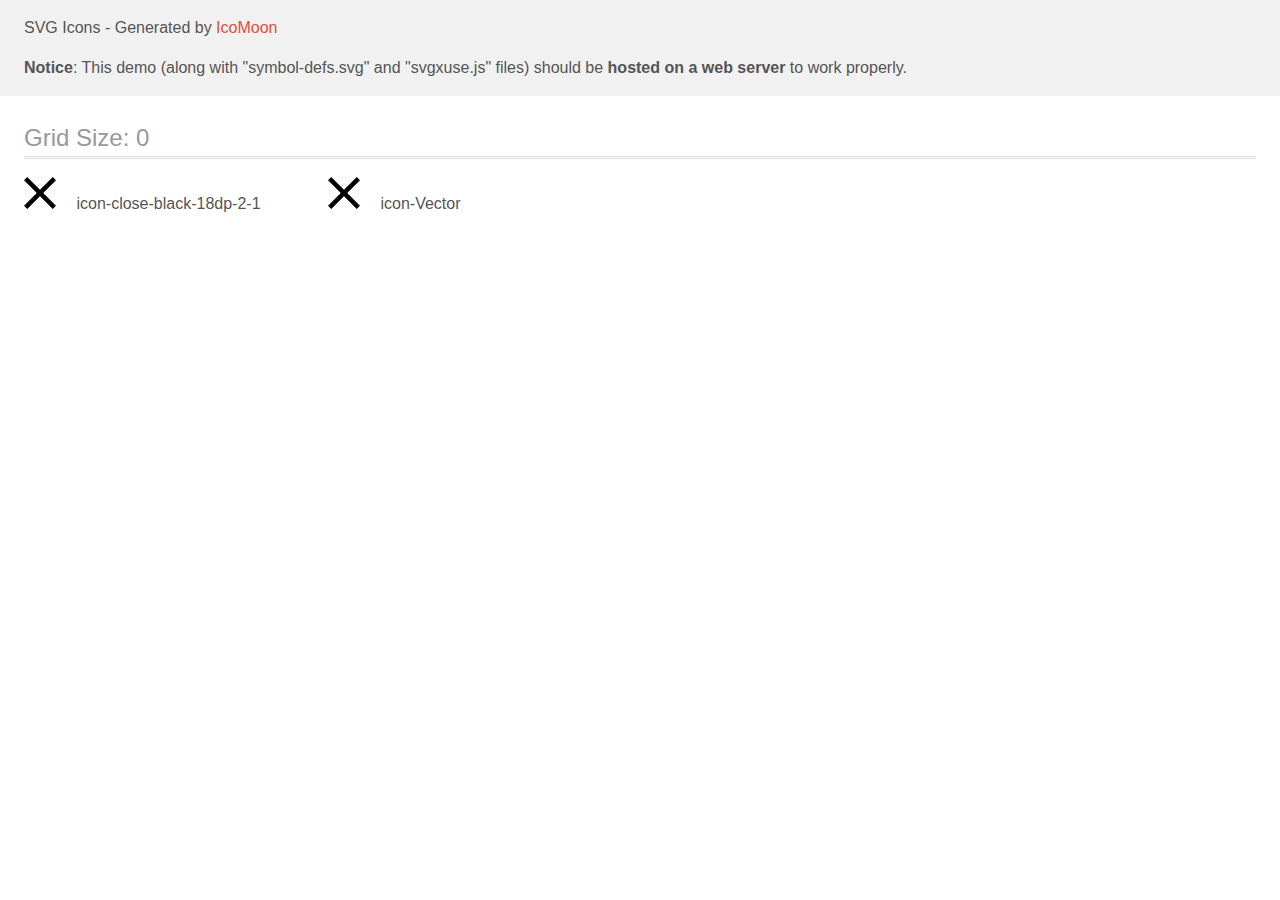
<file: images/icons/icon-close/demo-external-svg.html>
<!doctype html>
<html>
<head>
    <title>IcoMoon - SVG Icons</title>
    <meta charset="utf-8">
    <meta name="viewport" content="width=device-width, initial-scale=1">
    <link rel="stylesheet" href="demo-files/demo.css">
    <link rel="stylesheet" href="style.css">
</head>
<body>
<header class="bgc1 clearfix">
<div class="mhl">
    <p>SVG Icons - Generated by <a href="https://icomoon.io/app">IcoMoon</a></p><p><strong>Notice</strong>: This demo (along with "symbol-defs.svg" and "svgxuse.js" files) should be <b>hosted on a web server</b> to work properly.</p>
</div>
</header>
    <div class="clearfix mhl ptl">
        <h1 class="mvm mtn fgc1">Grid Size: 0</h1>
        <div class="glyph fs1">
            <div class="clearfix pbs">
                <svg class="icon icon-close-black-18dp-2-1"><use xlink:href="symbol-defs.svg#icon-close-black-18dp-2-1"></use></svg><span class="name"> icon-close-black-18dp-2-1</span>
            </div>
        </div>
        <div class="glyph fs1">
            <div class="clearfix pbs">
                <svg class="icon icon-Vector"><use xlink:href="symbol-defs.svg#icon-Vector"></use></svg><span class="name"> icon-Vector</span>
            </div>
        </div>
  </div>
<script defer src="svgxuse.js"></script>
</body>
</html>
</file>
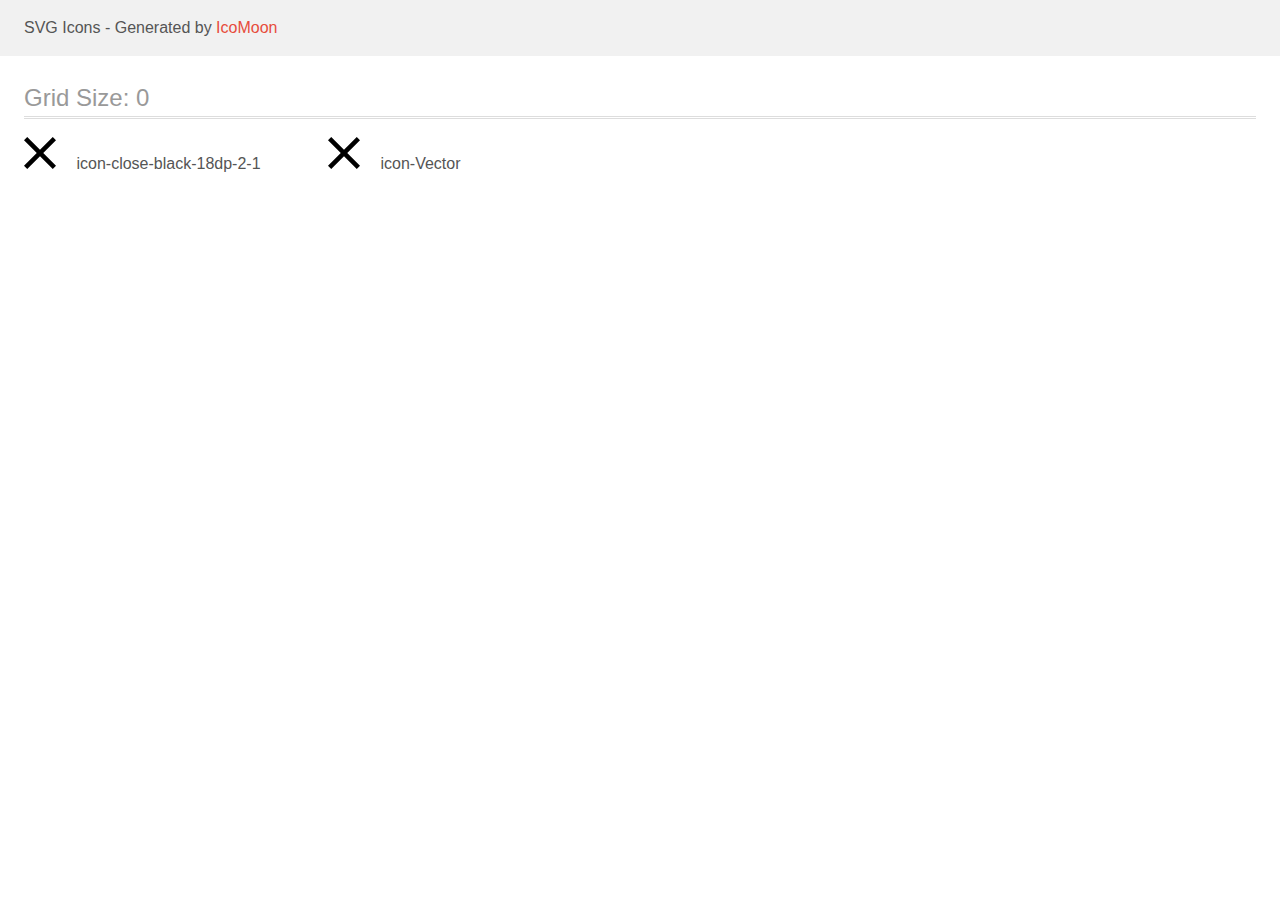
<file: images/icons/icon-close/demo.html>
<!doctype html>
<html>
<head>
    <title>IcoMoon - SVG Icons</title>
    <meta charset="utf-8">
    <meta name="viewport" content="width=device-width, initial-scale=1">
    <link rel="stylesheet" href="demo-files/demo.css">
    <link rel="stylesheet" href="style.css">
</head>
<body>
<svg aria-hidden="true" style="position: absolute; width: 0; height: 0; overflow: hidden;" version="1.1" xmlns="http://www.w3.org/2000/svg" xmlns:xlink="http://www.w3.org/1999/xlink">
<defs>
<symbol id="icon-close-black-18dp-2-1" viewBox="0 0 32 32">
<path d="M32 3.223l-3.223-3.223-12.777 12.777-12.777-12.777-3.223 3.223 12.777 12.777-12.777 12.777 3.223 3.223 12.777-12.777 12.777 12.777 3.223-3.223-12.777-12.777 12.777-12.777z"></path>
</symbol>
<symbol id="icon-Vector" viewBox="0 0 32 32">
<path d="M32 3.223l-3.223-3.223-12.777 12.777-12.777-12.777-3.223 3.223 12.777 12.777-12.777 12.777 3.223 3.223 12.777-12.777 12.777 12.777 3.223-3.223-12.777-12.777 12.777-12.777z"></path>
</symbol>
</defs>
</svg>

<header class="bgc1 clearfix">
<div class="mhl">
    <p>SVG Icons - Generated by <a href="https://icomoon.io/app">IcoMoon</a></p>
</div>
</header>
    <div class="clearfix mhl ptl">
        <h1 class="mvm mtn fgc1">Grid Size: 0</h1>
        <div class="glyph fs1">
            <div class="clearfix pbs">
                <svg class="icon icon-close-black-18dp-2-1"><use xlink:href="#icon-close-black-18dp-2-1"></use></svg><span class="name"> icon-close-black-18dp-2-1</span>
            </div>
        </div>
        <div class="glyph fs1">
            <div class="clearfix pbs">
                <svg class="icon icon-Vector"><use xlink:href="#icon-Vector"></use></svg><span class="name"> icon-Vector</span>
            </div>
        </div>
  </div>
<script defer src="svgxuse.js"></script>
</body>
</html>
</file>
<file: css/styles.css>
:root {
  /* txt-color (cl)*/
  --basic-white-txt-cl: #ffffff;
  --navyblue-dark-txt-cl: #2e2f42;
  --slate-txt-cl: #434455;
  --pressed-txt-cl: #404bbf;
  --primary-txt-cl: #4d5ae5;
  --accent-txt-cl: #e7e9fc;
  --cloud-light-txt-cl: #f4f4fd;

  /* Background-color (bg-cl) */
  --basic-white-bg-cl: #ffffff;
  --navyblue-dark-bg-cl: #2e2f42;
  --cloud-light-bg-cl: #f4f4fd;
  --pressed-bg-cl: #404bbf;
  --primary-bg-cl: #4d5ae5;
  --green-bg-cl: #31d0aa;
  --border-cl: #8e8f99;
  --accent-bg-cl: #e7e9fc;
  --modal-bg-cl: #fcfcfc;
  --backdrop-bg-cl: rgba(46, 47, 66, 0.4);

  /* logo-color */
  --primary-logo-cl: #4d5ae5;
  --logo-light-color: #f4f4fd;

  /* fonts */
  --basic-font: Roboto, sans-serif;
  --secondary-font: Raleway, sans-serif;

  /* card-set */
  --ident: 24px;
  --items: 3;

  /* animation time */
  --transit: 250ms cubic-bezier(0.4, 0, 0.2, 1);
}

/*======= Reset style =======*/
h1,
h2,
h3,
h4,
h5,
h6,
p,
ul,
li {
  margin: 0;
  padding: 0;
}
img {
  display: block;
  max-width: 100%;
  height: auto;
}
.link {
  text-decoration: none;
}
.list {
  list-style: none;
}

/*########## Basic style ##########*/
body {
  background-color: var(--basic-white-bg-cl);

  font-family: var(--basic-font);
  font-style: normal;
  font-weight: 400;
  font-size: 16px;
  line-height: 1.5;
  letter-spacing: 0.02em;
  color: var(--slate-txt-cl);
}
.container {
  width: 1158px;
  padding-left: 15px;
  padding-right: 15px;
  margin-left: auto;
  margin-right: auto;

  /*для визуального эфекта во время работы*/
  /* outline: 1px solid red; */
}

.btn {
  align-items: center;
  letter-spacing: 0.04em;

  font-family: var(--basic-font);
  font-style: normal;
  font-weight: 500;
  font-size: 16px;
  line-height: 1.5;

  cursor: pointer;
  border: none;
}
.text-center {
  text-align: center;
}
.title-two {
  margin: 0 auto 72px;

  font-weight: 700;
  font-size: 36px;
  line-height: 1.11;

  text-align: center;
  text-transform: capitalize;
  color: var(--navyblue-dark-txt-cl);
}
.title-third {
  font-weight: 500;
  font-size: 20px;
  line-height: 1.2;
  color: var(--navyblue-dark-txt-cl);
}
.description-txt {
  color: var(--slate-txt-cl);
}
.visually-hidden {
  position: absolute;
  width: 1px;
  height: 1px;
  margin: -1px;
  border: 0;
  padding: 0;

  white-space: nowrap;
  clip-path: inset(100%);
  clip: rect(0 0 0 0);
  overflow: hidden;
}

/*social-icons*/
.social-media-list {
  display: flex;
  align-items: center;
  justify-content: center;
  gap: var(--ident);
}
.social-media-item {
  width: 40px;
  height: 40px;
}
.social-media-link {
  display: flex;
  align-items: center;
  justify-content: center;

  width: 100%;
  height: 100%;

  border-radius: 50%;

  transition: background-color var(--transit);
}

.card-set {
  display: flex;
  flex-wrap: wrap;
  gap: var(--ident);
}
.card-item {
  flex-basis: calc((100%- var(--ident) * (var(--items)-1)) / var(--items));
}

.nav-link.current::after {
  content: '';
  position: absolute;

  left: 0;
  bottom: -1px;

  width: 100%;
  height: 4px;
  border-radius: 2px;

  background-color: var(--pressed-txt-cl);
}

/*########## Individual Styles ##########*/

/*======= Header =======*/
.section-header {
  border-bottom: 1px solid var(--accent-txt-cl);
}
.header-nav {
  display: flex;
  align-items: center;
}
/*logo*/
.logo-site {
  margin-right: 76px;

  font-family: var(--secondary-font);
  font-weight: 800;
  font-size: 18px;
  line-height: 1.33;
  letter-spacing: 0.03em;
  text-transform: uppercase;
  color: var(--primary-logo-cl);
}
.logo-color {
  color: var(--navyblue-dark-txt-cl);
}
.logo-color-second {
  color: var(--cloud-light-bg-cl);
}
/*navigation*/
.nav-list {
  display: flex;
  align-items: center;
}
.nav-item:not(:last-child) {
  margin-right: 40px;
}
.nav-link {
  position: relative;

  display: block;
  padding-top: 24px;
  padding-bottom: 24px;

  font-style: normal;
  font-weight: 500;
  color: var(--navyblue-dark-txt-cl);

  /* font-size: 16px;
  line-height: 1.5;
  letter-spacing: 0.02em; */

  /* transition: color var(--transit); */
}
.nav-link:hover,
.nav-link:focus {
  color: var(--pressed-txt-cl);
}
.nav-list a,
.contact-list a {
  transition: color var(--transit);
}

/*contact*/
.contact-list {
  display: flex;
  align-items: center;
  margin-left: auto;
}
.contact-item + .contact-item {
  margin-left: 40px;
}
.contact-link {
  display: block;
  padding-top: 24px;
  padding-bottom: 24px;

  font-style: normal;
  line-height: 1.5;
  color: var(--slate-txt-cl);
}
.contact-link:hover,
.contact-link:focus {
  color: var(--pressed-txt-cl);
}

/*======= Hero =======*/
.hero {
  background-color: var(--navyblue-dark-bg-cl);
}
.section-hero {
  padding-top: 188px;
  padding-bottom: 188px;
  max-width: 1440px;
  margin: 0 auto;

  background-image: linear-gradient(
      rgba(46, 47, 66, 0.7),
      rgba(46, 47, 66, 0.7)
    ),
    url(../images/hero/people-office-1.jpg);
  background-repeat: no-repeat;
  background-position: center;
  background-size: cover;
}
.hero-title {
  width: 494px;
  margin-left: auto;
  margin-right: auto;
  margin-bottom: 48px;

  font-weight: 700;
  font-size: 56px;
  line-height: 1.07;
  text-align: center;
  color: var(--basic-white-txt-cl);
}
.container-elements {
  text-align: center;
}
.hero-btn {
  display: inline-block;
  padding: 16px 32px;
  min-width: 169px;

  border-radius: 4px;
  box-shadow: 0px 4px 4px rgba(0, 0, 0, 0.15);

  color: var(--basic-white-txt-cl);
  background-color: var(--primary-bg-cl);
  /* border: none; */

  transition: background-color var(--transit);
}
.hero-btn:hover,
.hero-btn:focus {
  background-color: var(--pressed-bg-cl);
}

/*======= Advantage =======*/
.section-advantage {
  padding-top: 120px;
  padding-bottom: 120px;
}
.advantage-icon-box {
  display: flex;
  align-items: center;
  justify-content: center;

  width: 100%;
  /* height: 112px; */
  margin-bottom: 8px;

  border-radius: 4px;
  background-color: var(--cloud-light-bg-cl);
}
.icon-advantage {
  height: 112px;
}
.advantage-list {
  display: flex;
  flex-wrap: wrap;
  margin: -12px;
}
.advantage-item {
  width: 264px;
  margin: 12px;
}
.advantage-title {
  margin-bottom: 8px;
}

/*======= Benefits =======*/
.section-benefits {
  padding-bottom: 120px;
}
.benefits-list {
  display: flex;
  flex-wrap: wrap;
}
.benefits-list + .benefits-list {
  margin-left: 24px;
}

/*======= Team =======*/
.team {
  background-color: var(--cloud-light-bg-cl);
}
.section-team {
  padding-top: 120px;
  padding-bottom: 120px;
}
.team-list {
  display: flex;
  flex-wrap: wrap;
  justify-content: center;
  --items: 4;
  gap: var(--ident);
}
.team-item {
  background-color: var(--basic-white-bg-cl);
  box-shadow: 0px 1px 6px rgba(46, 47, 66, 0.08),
    0px 1px 1px rgba(46, 47, 66, 0.16), 0px 2px 1px rgba(46, 47, 66, 0.08);
  border-radius: 0px 0px 4px 4px;
}
.team-item-content {
  padding: 32px 16px;
}
.team-name {
  margin-bottom: 8px;
}
.team-position {
  margin-bottom: 8px;
}

/*team-icons*/
.social-media-link.icon-blue {
  fill: var(--cloud-light-bg-cl);
  background-color: var(--primary-bg-cl);
}
.social-media-link:focus,
.social-media-link:hover {
  background-color: var(--pressed-bg-cl);
}

/*======= Customers =======*/
.customers-section {
  padding-top: 130px;
  padding-bottom: 120px;
}
.customers-list {
  display: flex;
  align-items: center;
  justify-content: center;
  flex-wrap: wrap;
  gap: var(--ident);
}
.customers-link {
  display: flex;
  align-items: center;
  justify-content: center;

  width: 168px;
  height: 88px;

  fill: var(--border-cl);
  /* background-color: var(--border-cl); */

  border: 1px solid var(--border-cl);
  border-radius: 4px;

  transition: fill var(--transit), border-color var(--transit);
}
.customers-link:focus,
.customers-link:hover {
  border-color: var(--pressed-bg-cl);
  fill: var(--pressed-bg-cl);
}

/*======= Footer =======*/
.section-footer {
  padding: 100px 0px;
}
.footer {
  background-color: var(--navyblue-dark-bg-cl);
}
.footer-box {
  display: flex;
  align-items: baseline;
}

/*footer-logo-box */
.footer-box-logo {
  margin-right: 120px;
}
.logo-footer {
  display: inline-block;
  margin-bottom: 16px;
  line-height: calc(21 / 18);
}
.footer-description {
  width: 264px;
  color: var(--accent-txt-cl);
}

/*footer-social-media */
.footer-social-title {
  margin-bottom: 16px;

  font-weight: 500;
  font-size: 16px;
  line-height: 1.5px;

  color: var(--basic-white-txt-cl);
}

/*footer-icons*/
.footer-social-media .social-media-list {
  gap: 16px;
}
.social-media-link.icon-grey {
  fill: var(--cloud-light-bg-cl);
  background-color: rgba(255, 255, 255, 0.1);
}
.social-media-link.icon-grey:focus,
.social-media-link.icon-grey:hover {
  background-color: var(--green-bg-cl);
}

/*======= Portfolio =======*/
.section-portfolio {
  padding: 96px 0 120px;
}
/*top-line*/
.filter-portfolio {
  display: flex;
  justify-content: center;
  gap: var(--ident);
  margin-bottom: 72px;
}
.filter-btn {
  padding: 12px 24px;
  border-radius: 4px;
  border: 1px solid var(--accent-txt-cl);

  color: var(--primary-txt-cl);
  background-color: var(--cloud-light-bg-cl);

  transition: color var(--transit), background-color var(--transit),
    border-color var(--transit), box-shadow var(--transit);
}
.filter-btn:hover,
.filter-btn:focus {
  color: var(--basic-white-txt-cl);

  background-color: var(--pressed-bg-cl);

  border-color: transparent;

  box-shadow: 0px 3px 1px rgba(0, 0, 0, 0.1), 0px 2px 1px rgba(0, 0, 0, 0.08),
    0px 2px 2px rgba(0, 0, 0, 0.12);
}
/*card*/
.portfolio-item {
  box-shadow: 0px 1px 6px rgba(46, 47, 66, 0.08);

  transition: box-shadow var(--transit);
}
.portfolio-item:hover,
.portfolio-item:focus {
  box-shadow: 0px 1px 6px rgba(46, 47, 66, 0.08),
    0px 1px 1px rgba(46, 47, 66, 0.16), 0px 2px 1px rgba(46, 47, 66, 0.08);
}

.portfolio-img-box {
  position: relative;
  overflow: hidden;
}
.portfolio-card-overlay {
  position: absolute;
  top: 0;
  left: 0;

  width: 100%;
  height: 100%;

  padding: 40px 32px;

  color: var(--cloud-light-txt-cl);
  background-color: var(--primary-bg-cl);

  /* opacity: 1; */

  transform: translateY(100%);
  transition: transform var(--transit);
}

.portfolio-item:hover .portfolio-card-overlay {
  transform: translateY(0);
}

.portfolio-card-descr {
  padding: 32px 16px;
  border-right: 1px solid var(--accent-txt-cl);
  border-bottom: 1px solid var(--accent-txt-cl);
  border-left: 1px solid var(--accent-txt-cl);
}
.portfolio-item:hover .portfolio-card-descr {
  border-color: var(--cloud-light-bg-cl);
}
.portfolio-card-descr .title-third {
  margin-bottom: 8px;
}
.portfolio-list.card-set {
  row-gap: 48px;
}

/* Modal-window */
.backdrop {
  position: relative;
  position: fixed;
  top: 0;
  right: 0;
  bottom: 0;
  left: 0;

  background-color: var(--backdrop-bg-cl);

  transition: opacity var(--transit), visibility var(--transit);
}
.backdrop.is-hidden {
  opacity: 0;
  pointer-events: none;
  visibility: hidden;
  transition-delay: 100ms;
}
.modal {
  position: absolute;
  /* top: 50%;
  left: 50%; */
  top: calc(50% - 288px);
  left: calc(50% - 204px);

  /* transform: translate(-50%, -50%); */
  transform: scaleX(1);
  transition-delay: 200ms;
  transition: transform var(--transit), opacity var(--transit);

  width: 408px;
  min-height: 576px;

  border-radius: 4px;

  background-color: var(--modal-bg-cl);
  box-shadow: 0px 1px 1px rgba(0, 0, 0, 0.14), 0px 1px 3px rgba(0, 0, 0, 0.12),
    0px 2px 1px rgba(0, 0, 0, 0.2);
}
.backdrop.is-hidden .modal {
  opacity: 0;
  transform: scaleX(0);
  /* transform: translate(-50%, -100%); */
}
.modal-btn {
  position: absolute;
  top: 24px;
  right: 24px;
  display: flex;
  align-items: center;
  justify-content: center;

  fill: #000000;

  width: 24px;
  height: 24px;
  border-radius: 50%;
  border: 1px solid rgba(0, 0, 0, 0.1);
  background-color: var(--accent-bg-cl);

  transition: background-color var(--transit), border-color var(--transit),
    fill var(--transit);
}
.modal-btn:focus,
.modal-btn:hover {
  background-color: var(--pressed-bg-cl);
  fill: var(--basic-white-txt-cl);
}
.modal-icon {
  /* fill: #000000; */
}
</file>
<file: images/icons/icomoon/demo-files/demo.css>
body {
  padding: 0;
  margin: 0;
  font-family: sans-serif;
  font-size: 1em;
  line-height: 1.5;
  color: #555;
  background: #fff;
}
h1 {
  font-size: 1.5em;
  font-weight: normal;
  box-shadow: 0 1px #ddd, 0 2px #fff, 0 3px #ddd;
}
small {
  font-size: .66666667em;
}
a {
  color: #e74c3c;
  text-decoration: none;
}
a:hover, a:focus {
  box-shadow: 0 1px #e74c3c;
}
.bshadow0, input {
  box-shadow: inset 0 -2px #e7e7e7;
}
input:hover {
  box-shadow: inset 0 -2px #ccc;
}
input, fieldset {
  font-size: 1em;
  margin: 0;
  padding: 0;
  border: 0;
}
input {
  color: inherit;
  line-height: 1.5;
  height: 1.5em;
  padding: .25em 0;
}
input:focus {
  outline: none;
  box-shadow: inset 0 -2px #449fdb;
}
.glyph {
  font-size: 16px;
  margin-right: 1.5em;
  float: left;
  width: 17em;
}
svg {
  color: #000;
}
.liga {
  width: 80%;
  width: calc(100% - 2.5em);
}
.talign-right {
  text-align: right;
}
.talign-center {
  text-align: center;
}
.bgc1 {
  background: #f1f1f1;
}
.fgc0 {
  color: #000;
}
.fgc1 {
  color: #999;
}
p {
  margin-top: 1em;
  margin-bottom: 1em;
}
.mvm {
  margin-top: .75em;
  margin-bottom: .75em;
}
.mtn {
  margin-top: 0;
}
.mtl, .mal {
  margin-top: 1.5em;
}
.mbl, .mal {
  margin-bottom: 1.5em;
}
.mal, .mhl {
  margin-left: 1.5em;
  margin-right: 1.5em;
}
.mhmm {
  margin-left: 1em;
  margin-right: 1em;
}
.ptl {
  padding-top: 1.5em;
}
.pbs, .pvs {
  padding-bottom: .25em;
}
.pvs, .pts {
  padding-top: .25em;
}
.unit {
  float: left;
}
.unitRight {
  float: right;
}
.size1of2 {
  width: 50%;
}
.size1of1 {
  width: 100%;
}
.clearfix:before, .clearfix:after {
  content: " ";
  display: table;
}
.clearfix:after {
  clear: both;
}
.hidden-true {
  display: none;
}
.textbox0 {
  width: 3em;
  background: #f1f1f1;
  padding: .25em .5em;
  line-height: 1.5;
  height: 1.5em;
}
.fs0 {
  font-size: 16px;
}
.fs1 {
  font-size: 32px;
}
.name {
  margin-left: .25em;
}
</file>
<file: images/icons/icomoon/style.css>
.icon {
  display: inline-block;
  width: 1em;
  height: 1em;
  stroke-width: 0;
  stroke: currentColor;
  fill: currentColor;
}

/* ==========================================
Single-colored icons can be modified like so:
.icon-name {
  font-size: 32px;
  color: red;
}
========================================== */

.icon-Logo {
  width: 1.857421875em;
}

.icon-Logo-1 {
  width: 1.857421875em;
}

.icon-Logo-2 {
  width: 1.857421875em;
}

.icon-Logo-3 {
  width: 1.857421875em;
}

.icon-Logo-4 {
  width: 1.857421875em;
}

.icon-Logo-5 {
  width: 1.857421875em;
}
</file>
<file: images/icons/icon-close/demo-files/demo.css>
body {
  padding: 0;
  margin: 0;
  font-family: sans-serif;
  font-size: 1em;
  line-height: 1.5;
  color: #555;
  background: #fff;
}
h1 {
  font-size: 1.5em;
  font-weight: normal;
  box-shadow: 0 1px #ddd, 0 2px #fff, 0 3px #ddd;
}
small {
  font-size: .66666667em;
}
a {
  color: #e74c3c;
  text-decoration: none;
}
a:hover, a:focus {
  box-shadow: 0 1px #e74c3c;
}
.bshadow0, input {
  box-shadow: inset 0 -2px #e7e7e7;
}
input:hover {
  box-shadow: inset 0 -2px #ccc;
}
input, fieldset {
  font-size: 1em;
  margin: 0;
  padding: 0;
  border: 0;
}
input {
  color: inherit;
  line-height: 1.5;
  height: 1.5em;
  padding: .25em 0;
}
input:focus {
  outline: none;
  box-shadow: inset 0 -2px #449fdb;
}
.glyph {
  font-size: 16px;
  margin-right: 1.5em;
  float: left;
  width: 8em;
}
svg {
  color: #000;
}
.liga {
  width: 80%;
  width: calc(100% - 2.5em);
}
.talign-right {
  text-align: right;
}
.talign-center {
  text-align: center;
}
.bgc1 {
  background: #f1f1f1;
}
.fgc0 {
  color: #000;
}
.fgc1 {
  color: #999;
}
p {
  margin-top: 1em;
  margin-bottom: 1em;
}
.mvm {
  margin-top: .75em;
  margin-bottom: .75em;
}
.mtn {
  margin-top: 0;
}
.mtl, .mal {
  margin-top: 1.5em;
}
.mbl, .mal {
  margin-bottom: 1.5em;
}
.mal, .mhl {
  margin-left: 1.5em;
  margin-right: 1.5em;
}
.mhmm {
  margin-left: 1em;
  margin-right: 1em;
}
.ptl {
  padding-top: 1.5em;
}
.pbs, .pvs {
  padding-bottom: .25em;
}
.pvs, .pts {
  padding-top: .25em;
}
.unit {
  float: left;
}
.unitRight {
  float: right;
}
.size1of2 {
  width: 50%;
}
.size1of1 {
  width: 100%;
}
.clearfix:before, .clearfix:after {
  content: " ";
  display: table;
}
.clearfix:after {
  clear: both;
}
.hidden-true {
  display: none;
}
.textbox0 {
  width: 3em;
  background: #f1f1f1;
  padding: .25em .5em;
  line-height: 1.5;
  height: 1.5em;
}
.fs0 {
  font-size: 16px;
}
.fs1 {
  font-size: 32px;
}
.name {
  font-size: 0.5em;
  margin-left: 1em;
}
</file>
<file: images/icons/icon-close/style.css>
.icon {
  display: inline-block;
  width: 1em;
  height: 1em;
  stroke-width: 0;
  stroke: currentColor;
  fill: currentColor;
}

/* ==========================================
Single-colored icons can be modified like so:
.icon-name {
  font-size: 32px;
  color: red;
}
========================================== */
</file>
